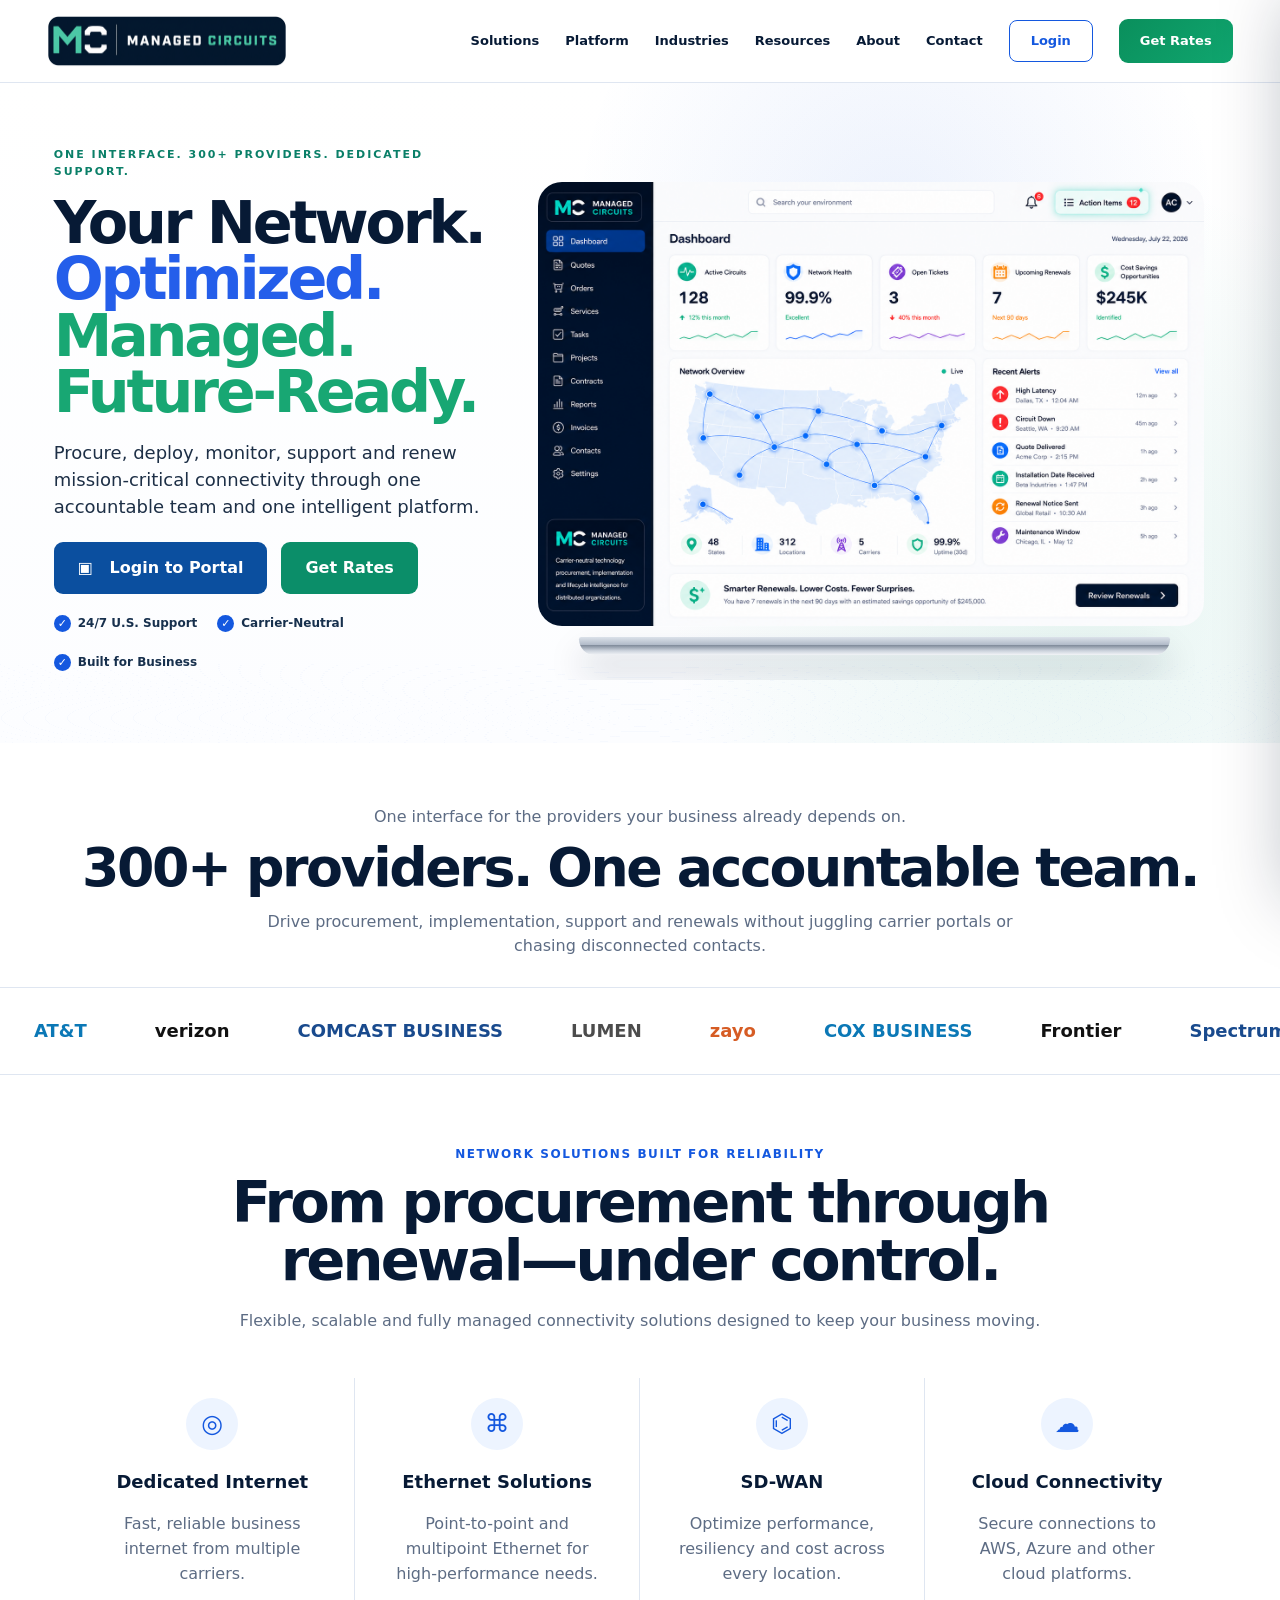
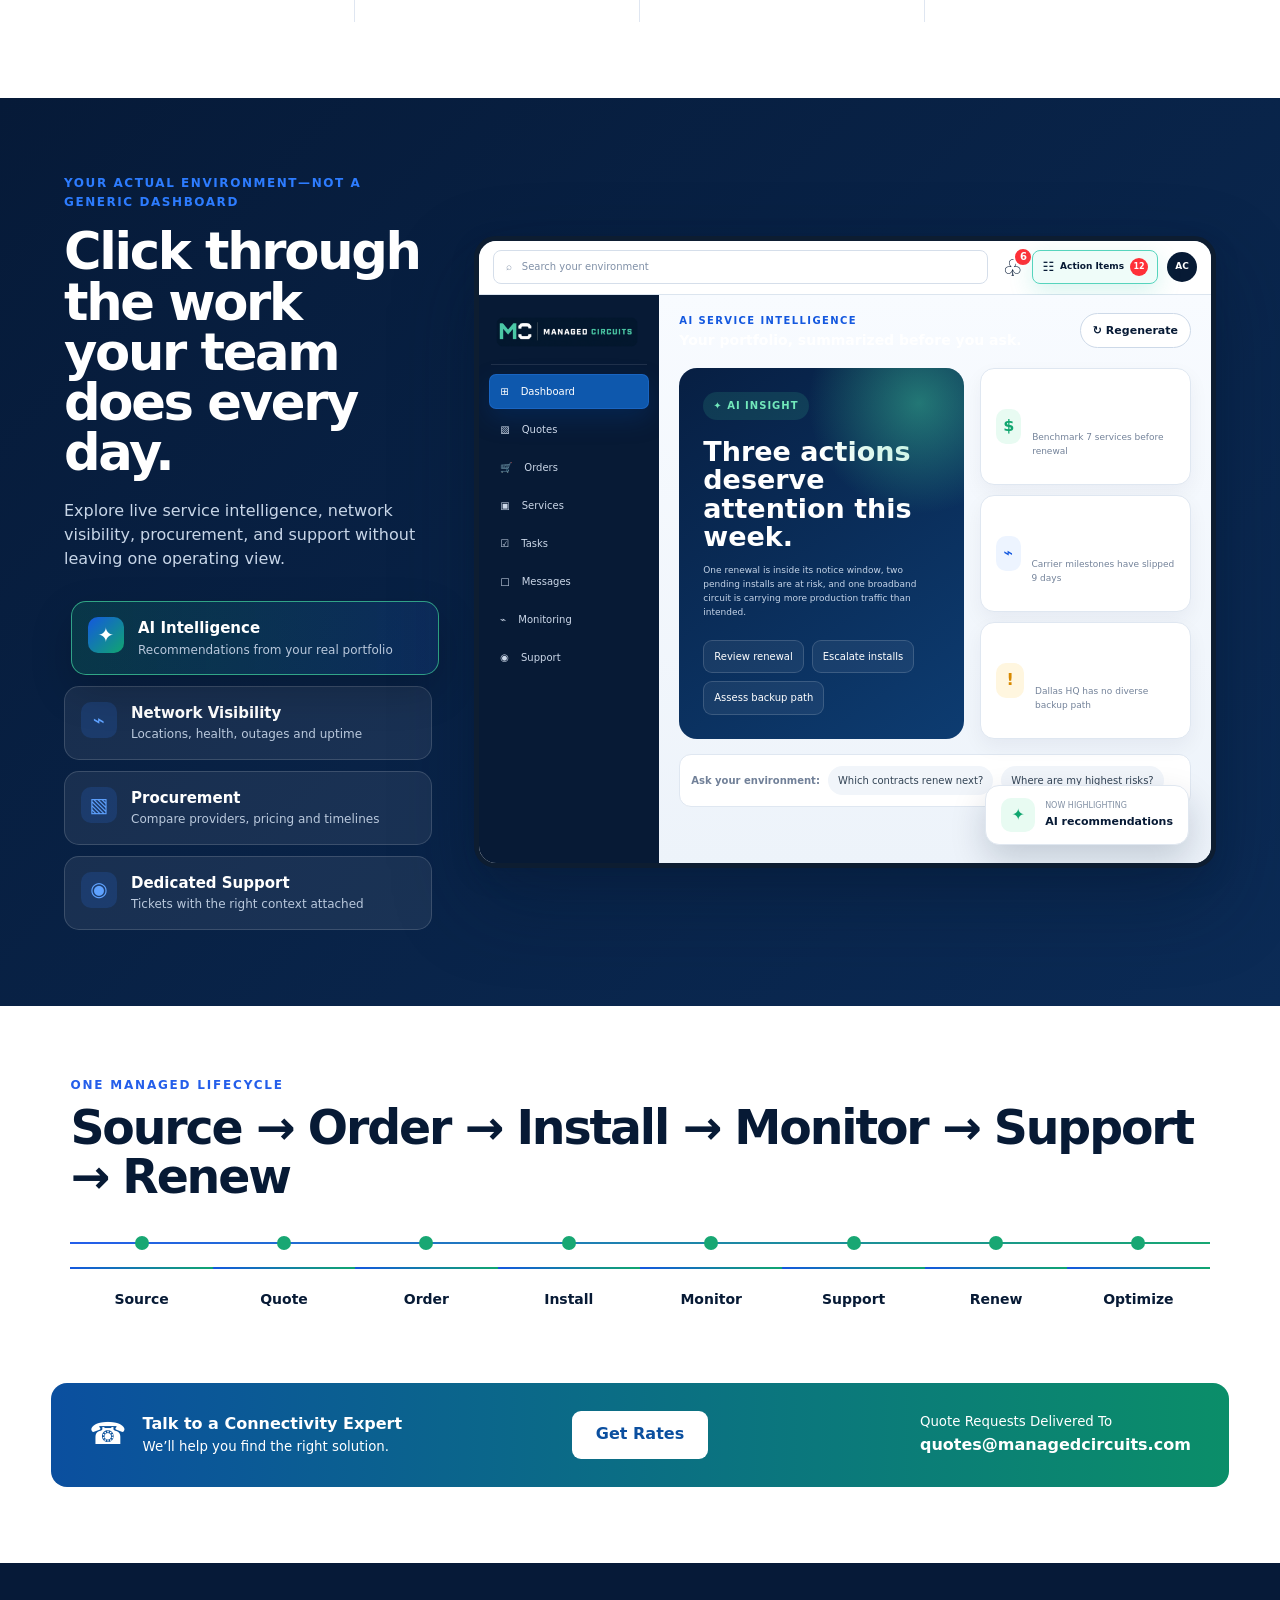
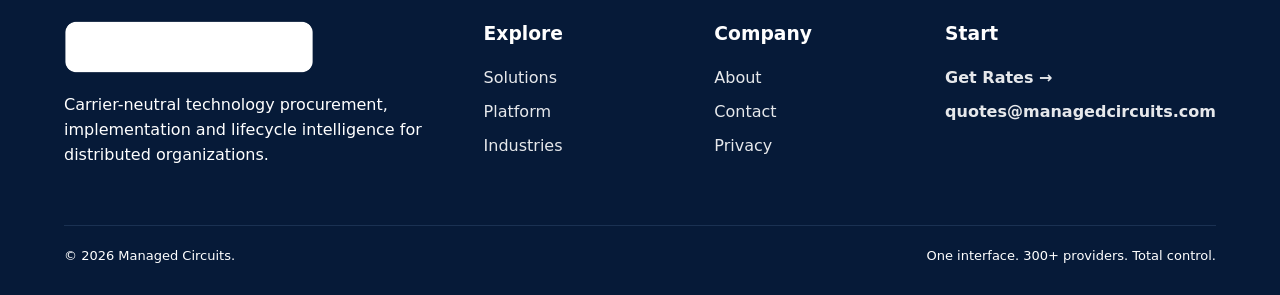
<file: index.html>
<!doctype html><html lang="en"><head><meta charset="utf-8"><meta name="viewport" content="width=device-width,initial-scale=1"><title>Managed Circuits | One Interface for 300+ Technology Providers</title><meta name="description" content="Procure, deploy, monitor, support and renew connectivity through one accountable team and one intelligent client platform."><link rel="canonical" href="https://managedcircuits.com/"><link rel="icon" type="image/png" href="/assets/images/favicon.png"><link rel="stylesheet" href="/assets/css/styles.css"></head><body>
<header class="site-header"><a class="brand" href="/"><img src="/assets/images/logo.png" alt="Managed Circuits"></a><button class="nav-toggle" aria-expanded="false">Menu</button><nav class="nav-links"><a href="/services/">Solutions</a><a href="/platform/">Platform</a><a href="/industries/">Industries</a><a href="/resources/">Resources</a><a href="/about.html">About</a><a href="/contact.html">Contact</a><a class="nav-login" href="https://app.managedcircuits.com/portal/login">Login</a><button class="button button-green button-small js-open-rates" type="button">Get Rates</button></nav></header>
<main>
<section class="hero hero-approved"><div class="hero-copy"><div class="eyebrow">One interface. 300+ providers. Dedicated support.</div><h1>Your Network.<br><span class="blue">Optimized.</span><br><span class="green">Managed. Future-Ready.</span></h1><p>Procure, deploy, monitor, support and renew mission-critical connectivity through one accountable team and one intelligent platform.</p><div class="hero-actions"><a class="button button-blue" href="https://app.managedcircuits.com/portal/login">▣ &nbsp; Login to Portal</a><button class="button button-green js-open-rates" type="button">Get Rates</button></div><div class="proof-strip"><span>24/7 U.S. Support</span><span>Carrier-Neutral</span><span>Built for Business</span></div></div>

<div class="portal-stage">
  <img
    class="portal-showcase-image"
    src="/assets/images/client-portal-view.png"
    alt="Managed Circuits client portal dashboard"
  >
</div>
</section>
<section class="provider-intro"><p>One interface for the providers your business already depends on.</p><h2>300+ providers. One accountable team.</h2><p>Drive procurement, implementation, support and renewals without juggling carrier portals or chasing disconnected contacts.</p></section><div class="provider-marquee"><div class="provider-track"><span>AT&amp;T</span><span>verizon</span><span>COMCAST BUSINESS</span><span>LUMEN</span><span>zayo</span><span>COX BUSINESS</span><span>Frontier</span><span>Spectrum Enterprise</span><span>cogent</span><span>CROWN CASTLE</span><span>Uniti</span><span>MetTel</span><span>Windstream</span><span>Granite</span><span>AT&amp;T</span><span>verizon</span><span>COMCAST BUSINESS</span><span>LUMEN</span><span>zayo</span><span>COX BUSINESS</span><span>Frontier</span><span>Spectrum Enterprise</span><span>cogent</span><span>CROWN CASTLE</span><span>Uniti</span><span>MetTel</span><span>Windstream</span><span>Granite</span></div></div>
<section class="section solution-section"><div class="section-heading centered"><div class="eyebrow">Network solutions built for reliability</div><h2>From procurement through renewal—under control.</h2><p>Flexible, scalable and fully managed connectivity solutions designed to keep your business moving.</p></div><div class="solution-grid"><article><span>◎</span><h3>Dedicated Internet</h3><p>Fast, reliable business internet from multiple carriers.</p></article><article><span>⌘</span><h3>Ethernet Solutions</h3><p>Point-to-point and multipoint Ethernet for high-performance needs.</p></article><article><span>⌬</span><h3>SD-WAN</h3><p>Optimize performance, resiliency and cost across every location.</p></article><article><span>☁</span><h3>Cloud Connectivity</h3><p>Secure connections to AWS, Azure and other cloud platforms.</p></article></div></section>
<section class="section portal-experience" id="portal-experience">
  <div class="portal-experience-copy">
    <div class="eyebrow">Your actual environment—not a generic dashboard</div>
    <h2>Click through the work your team does every day.</h2>
    <p>Explore live service intelligence, network visibility, procurement, and support without leaving one operating view.</p>
    <div class="portal-tabs" role="tablist" aria-label="Portal preview views">
      <button class="portal-tab active" type="button" role="tab" aria-selected="true" data-portal-view="ai"><span>✦</span><b>AI Intelligence</b><small>Recommendations from your real portfolio</small></button>
      <button class="portal-tab" type="button" role="tab" aria-selected="false" data-portal-view="network"><span>⌁</span><b>Network Visibility</b><small>Locations, health, outages and uptime</small></button>
      <button class="portal-tab" type="button" role="tab" aria-selected="false" data-portal-view="procurement"><span>▧</span><b>Procurement</b><small>Compare providers, pricing and timelines</small></button>
      <button class="portal-tab" type="button" role="tab" aria-selected="false" data-portal-view="support"><span>◉</span><b>Dedicated Support</b><small>Tickets with the right context attached</small></button>
    </div>
  </div>
  <div class="interactive-portal" data-interactive-portal data-active-view="ai">
    <div class="interactive-portal-bar">
  <div class="portal-search-mini">⌕&nbsp;&nbsp; Search your environment</div>
  <div class="portal-header-actions">
    <div class="portal-bell">♧<span>6</span></div>
    <button class="portal-action-items" type="button">
      <span class="action-list-icon">☷</span>
      <b>Action Items</b>
      <em>12</em>
    </button>
    <div class="portal-avatar">AC</div>
  </div>
</div>
    <div class="interactive-portal-body">
      <aside class="interactive-sidebar" aria-label="Portal navigation">
        <div class="interactive-sidebar-brand">
          <img src="/assets/images/logo.png" alt="Managed Circuits">
        </div>
        <button class="active" type="button" data-portal-view="ai">⊞ <span>Dashboard</span></button>
        <button type="button" data-portal-view="procurement">▧ <span>Quotes</span></button>
        <button type="button" data-portal-view="procurement">🛒 <span>Orders</span></button>
        <button type="button" data-portal-view="network">▣ <span>Services</span></button>
        <button type="button" data-portal-view="support">☑ <span>Tasks</span></button>
        <button type="button" data-portal-view="support">□ <span>Messages</span></button>
        <button type="button" data-portal-view="network">⌁ <span>Monitoring</span></button>
        <button type="button" data-portal-view="support">◉ <span>Support</span></button>
      </aside>
      <div class="interactive-canvas">
        <section class="portal-view active" data-view-panel="ai">
          <div class="view-head"><div><span class="view-kicker">AI service intelligence</span><h3>Your portfolio, summarized before you ask.</h3></div><button class="regenerate-demo" type="button">↻ Regenerate</button></div>
          <div class="ai-layout">
            <article class="ai-summary-card"><div class="ai-glow"></div><span class="ai-badge">✦ AI insight</span><h4>Three actions deserve attention this week.</h4><p>One renewal is inside its notice window, two pending installs are at risk, and one broadband circuit is carrying more production traffic than intended.</p><div class="ai-actions"><span>Review renewal</span><span>Escalate installs</span><span>Assess backup path</span></div></article>
            <div class="insight-stack"><article><span class="insight-icon green">$</span><div><b>Save an estimated $1,840/mo</b><small>Benchmark 7 services before renewal</small></div></article><article><span class="insight-icon blue">⌁</span><div><b>2 installations need escalation</b><small>Carrier milestones have slipped 9 days</small></div></article><article><span class="insight-icon amber">!</span><div><b>1 resiliency gap identified</b><small>Dallas HQ has no diverse backup path</small></div></article></div>
          </div>
          <div class="ai-query-row"><span>Ask your environment:</span><button type="button">Which contracts renew next?</button><button type="button">Where are my highest risks?</button></div>
        </section>
        <section class="portal-view" data-view-panel="network">
          <div class="view-head"><div><span class="view-kicker">Network visibility</span><h3>Every location and service, alive on one map.</h3></div><span class="status-pill">99.97% portfolio uptime</span></div>
          <div class="network-demo-grid">
            <div class="network-map-demo"><svg viewBox="0 0 700 360" preserveAspectRatio="none" aria-hidden="true"><path d="M85 210 C180 115 245 260 335 160 S500 100 615 205"/><path d="M125 120 C230 220 330 80 430 205 S560 290 635 150"/><path d="M180 285 C270 230 345 315 470 235"/></svg><i style="left:11%;top:58%"></i><i style="left:18%;top:29%"></i><i style="left:34%;top:65%"></i><i style="left:49%;top:38%"></i><i style="left:62%;top:59%"></i><i style="left:79%;top:28%"></i><i class="warning" style="left:87%;top:59%"></i><span class="map-label label-one">Chicago · Healthy</span><span class="map-label label-two">Dallas · High latency</span></div>
            <div class="network-side-list"><article><span class="dot green-dot"></span><div><b>350 E Cermak Rd</b><small>Zayo DIA · 99.99% uptime</small></div><em>Healthy</em></article><article><span class="dot green-dot"></span><div><b>655 N Franklin St</b><small>AT&amp;T DIA · 99.97% uptime</small></div><em>Healthy</em></article><article class="alert-row"><span class="dot amber-dot"></span><div><b>123 Main St</b><small>Spectrum · packet loss detected</small></div><em>Investigate</em></article><article><span class="dot blue-dot"></span><div><b>900 N Alameda St</b><small>Comcast Business · install pending</small></div><em>Pending</em></article></div>
          </div>
        </section>
        <section class="portal-view" data-view-panel="procurement">
          <div class="view-head"><div><span class="view-kicker">Procurement control</span><h3>Compare the market without rebuilding the spreadsheet.</h3></div><span class="status-pill">12 provider responses</span></div>
          <div class="quote-table-demo"><div class="quote-table-head"><span>Provider</span><span>Service</span><span>Monthly</span><span>Install</span><span>Score</span></div><article class="recommended"><span><b>AT&amp;T</b><small>Dedicated Internet</small></span><span>1 Gbps</span><span><b>$1,245</b><small>$0 NRC</small></span><span>45–60 days</span><span><b>94</b><small>Recommended</small></span></article><article><span><b>Zayo</b><small>Dedicated Internet</small></span><span>1 Gbps</span><span><b>$1,190</b><small>$1,500 NRC</small></span><span>60–90 days</span><span><b>88</b><small>Best price</small></span></article><article><span><b>Comcast</b><small>Dedicated Internet</small></span><span>1 Gbps</span><span><b>$1,330</b><small>$500 NRC</small></span><span>30–45 days</span><span><b>91</b><small>Fastest install</small></span></article></div>
          <div class="procurement-insight"><span>✦</span><div><b>AI recommendation</b><p>AT&amp;T offers the strongest total value after weighting install risk, term flexibility, SLA and total cost.</p></div><button type="button">Compare details</button></div>
        </section>
        <section class="portal-view" data-view-panel="support">
          <div class="view-head"><div><span class="view-kicker">Dedicated support</span><h3>Every ticket begins with the right service context.</h3></div><button class="new-ticket-demo" type="button">+ New ticket</button></div>
          <div class="support-layout"><div class="ticket-card-demo"><div class="ticket-title"><span class="severity-dot"></span><div><b>High latency — Dallas HQ</b><small>Ticket MC-2048 · Opened 9:18 AM</small></div><span class="ticket-status">In progress</span></div><div class="ticket-context"><span><small>Provider</small><b>AT&amp;T</b></span><span><small>Circuit ID</small><b>ATT-DIA-88341</b></span><span><small>Service</small><b>1 Gbps DIA</b></span><span><small>SLA</small><b>4-hour repair</b></span></div><div class="ticket-timeline"><article class="done"><i></i><div><b>Automated monitoring alert received</b><small>9:18 AM</small></div></article><article class="done"><i></i><div><b>Carrier ticket created with service details attached</b><small>9:21 AM</small></div></article><article class="active"><i></i><div><b>Escalation desk testing provider edge</b><small>9:42 AM</small></div></article><article><i></i><div><b>Client update scheduled</b><small>10:15 AM</small></div></article></div></div><aside class="support-contact-card"><span>Dedicated support owner</span><div class="avatar-demo">MC</div><b>Managed Circuits NOC</b><small>U.S.-based support · 24/7</small><button type="button">Message support</button></aside></div>
        </section>
      </div>
    </div>
    <div class="portal-focus-card"><span>✦</span><div><small>Now highlighting</small><b data-focus-label>AI recommendations</b></div></div>
  </div>
</section>
<section class="section lifecycle"><div><div class="eyebrow">One managed lifecycle</div><h2>Source → Order → Install → Monitor → Support → Renew</h2></div><div class="lifecycle-line"><span>Source</span><span>Quote</span><span>Order</span><span>Install</span><span>Monitor</span><span>Support</span><span>Renew</span><span>Optimize</span></div></section>
<section class="cta-bar"><div><span>☎</span><div><b>Talk to a Connectivity Expert</b><small>We’ll help you find the right solution.</small></div></div><button class="button button-light js-open-rates">Get Rates</button><div><small>Quote Requests Delivered To</small><b>quotes@managedcircuits.com</b></div></section>
</main>
<div class="rates-overlay" data-rates-overlay hidden></div><aside class="rates-drawer" data-rates-drawer aria-hidden="true" aria-label="Get Rates"><button class="rates-close" type="button" aria-label="Close quote form">×</button><div class="rates-head"><span>Managed Circuits</span><h2>Get Rates</h2><p>Tell us what you need. We’ll build the right solution.</p></div><div class="rates-progress"><button class="active" type="button" data-progress="1"><b>1</b><small>Location</small></button><button type="button" data-progress="2"><b>2</b><small>Service</small></button><button type="button" data-progress="3"><b>3</b><small>Requirements</small></button><button type="button" data-progress="4"><b>4</b><small>Contact</small></button><button type="button" data-progress="5"><b>5</b><small>Review</small></button></div><form id="quote-form" action="https://formsubmit.co/ajax/quotes@managedcircuits.com" method="POST"><input type="hidden" name="_subject" value="New Managed Circuits Quote Request"><input type="hidden" name="_template" value="table"><input type="hidden" name="_captcha" value="false">
<section class="rate-step active" data-step="1"><span class="step-kicker">Step 1 of 5</span><h3>Where is service needed?</h3><div class="field-grid"><label class="wide">Service address<input name="Service Address" placeholder="Street address, city, state and ZIP" required></label><label>Location name<input name="Location Name" placeholder="HQ, Store 12, Warehouse"></label><label>Location type<select name="Location Type"><option>Business office</option><option>Retail</option><option>Warehouse</option><option>Healthcare</option><option>Data center</option><option>New construction</option><option>Other</option></select></label><label>Number of locations<select name="Number of Locations"><option>1</option><option>2–5</option><option>6–20</option><option>21–100</option><option>100+</option></select></label></div></section>
<section class="rate-step" data-step="2"><span class="step-kicker">Step 2 of 5</span><h3>What type of service do you need?</h3><div class="choice-grid service-choices"><label><input type="radio" name="Service Type" value="Dedicated Internet" required><span>◎<b>Dedicated Internet</b><small>Business-class fiber and DIA</small></span></label><label><input type="radio" name="Service Type" value="Broadband"><span>◉<b>Broadband</b><small>Cable, fiber or fixed wireless</small></span></label><label><input type="radio" name="Service Type" value="Ethernet"><span>⌘<b>Ethernet</b><small>Point-to-point or multipoint</small></span></label><label><input type="radio" name="Service Type" value="SD-WAN"><span>⌬<b>SD-WAN / SASE</b><small>Managed network transformation</small></span></label><label><input type="radio" name="Service Type" value="Voice / UCaaS"><span>☎<b>Voice / UCaaS</b><small>Cloud voice and collaboration</small></span></label><label><input type="radio" name="Service Type" value="Other"><span>•••<b>Other</b><small>Cloud, colocation, security or more</small></span></label></div></section>
<section class="rate-step" data-step="3"><span class="step-kicker">Step 3 of 5</span><h3>Configure your requirements</h3><label>Preferred bandwidth<div class="choice-grid bandwidth"><label><input type="radio" name="Bandwidth" value="100 Mbps" required><span>100 Mbps</span></label><label><input type="radio" name="Bandwidth" value="500 Mbps"><span>500 Mbps</span></label><label><input type="radio" name="Bandwidth" value="1 Gbps"><span>1 Gbps</span></label><label><input type="radio" name="Bandwidth" value="10 Gbps"><span>10 Gbps</span></label><label><input type="radio" name="Bandwidth" value="Unsure"><span>Help me choose</span></label></div></label><div class="field-grid"><label>Desired install date<input type="date" name="Desired Install Date"></label><label>Preferred contract term<select name="Contract Term"><option>Flexible / unsure</option><option>12 months</option><option>24 months</option><option>36 months</option><option>60 months</option></select></label><label class="wide">Special requirements<textarea name="Special Requirements" rows="4" placeholder="Backup circuit, static IPs, construction timing, provider preferences, SLA requirements..."></textarea></label></div></section>
<section class="rate-step" data-step="4"><span class="step-kicker">Step 4 of 5</span><h3>How can we reach you?</h3><div class="field-grid"><label>First name<input name="First Name" required></label><label>Last name<input name="Last Name" required></label><label>Business email<input type="email" name="Email" required></label><label>Phone<input type="tel" name="Phone" required></label><label>Company<input name="Company" required></label><label>Website<input name="Website" placeholder="company.com"></label></div></section>
<section class="rate-step" data-step="5"><span class="step-kicker">Step 5 of 5</span><h3>Review your request</h3><div class="review-card" data-review></div><label class="consent"><input type="checkbox" required> <span>I confirm this information is accurate and may be used to prepare my quote.</span></label></section>
<section class="rates-success" data-success hidden><div class="success-check">✓</div><h3>Request received.</h3><p>Your request has been routed to <strong>quotes@managedcircuits.com</strong>. Our team will follow up shortly.</p></section><div class="rates-actions"><button class="button button-ghost rates-back" type="button">Back</button><button class="button button-green rates-next" type="button">Next →</button><button class="button button-green rates-submit" type="submit" hidden>Submit Request</button></div><p class="form-note">Your information is used only to prepare and respond to this request.</p></form></aside>
<footer class="site-footer"><div><img class="footer-logo" src="/assets/images/logo.png" alt="Managed Circuits"><p>Carrier-neutral technology procurement, implementation and lifecycle intelligence for distributed organizations.</p></div><div><h3>Explore</h3><a href="/services/">Solutions</a><a href="/platform/">Platform</a><a href="/industries/">Industries</a></div><div><h3>Company</h3><a href="/about.html">About</a><a href="/contact.html">Contact</a><a href="/privacy.html">Privacy</a></div><div><h3>Start</h3><button class="text-link js-open-rates">Get Rates →</button><a class="text-link" href="mailto:quotes@managedcircuits.com">quotes@managedcircuits.com</a></div><div class="footer-bottom"><span>© 2026 Managed Circuits.</span><span>One interface. 300+ providers. Total control.</span></div>
</footer><script src="/assets/js/site.js" defer></script></body></html>
</file>
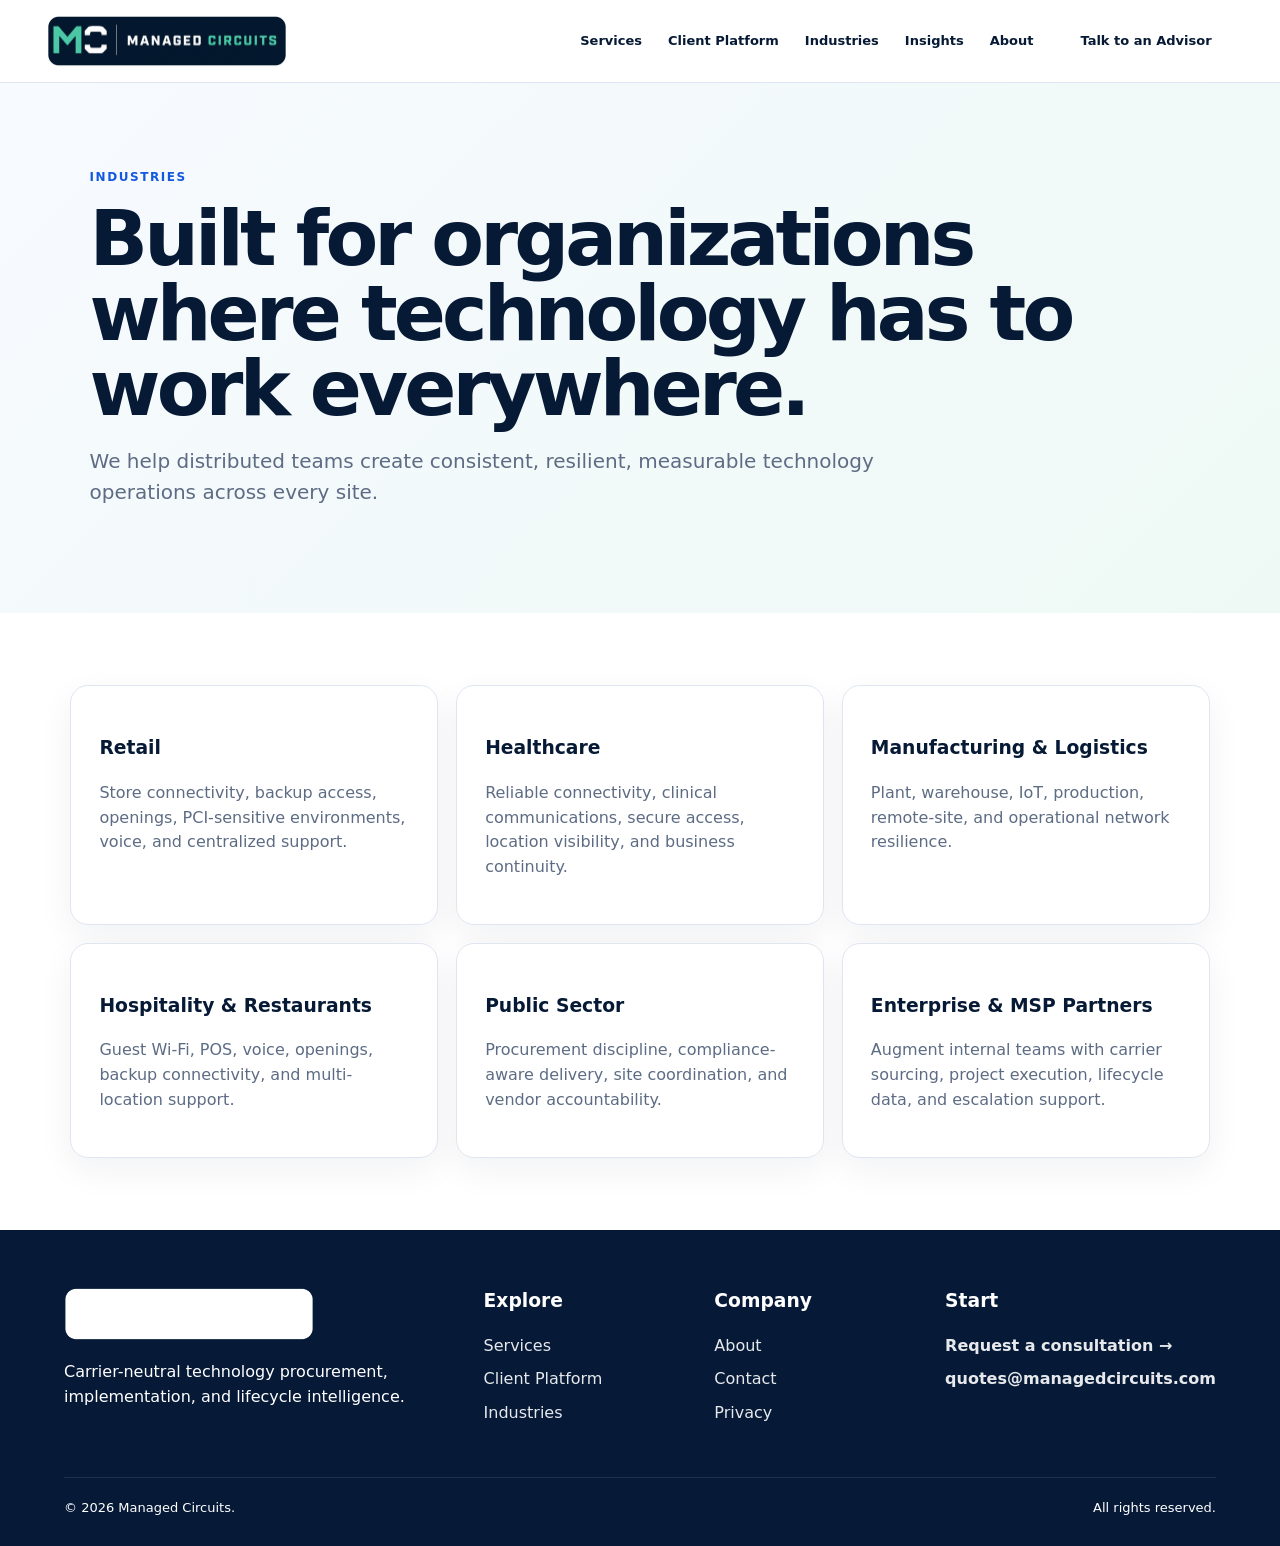
<file: industries/index.html>
<!doctype html><html lang="en"><head><meta charset="utf-8"><meta name="viewport" content="width=device-width,initial-scale=1"><title>Industries | Managed Circuits</title><meta name="description" content="Technology lifecycle management for retail, healthcare, hospitality, manufacturing, public sector, and distributed enterprises."><link rel="icon" type="image/png" href="/assets/images/favicon.png"><link rel="stylesheet" href="/assets/css/styles.css"></head><body><header class="site-header"><a class="brand" href="/"><img src="/assets/images/logo.png" alt="Managed Circuits"></a><button class="nav-toggle" aria-expanded="false">Menu</button><nav class="nav-links"><a href="/services/">Services</a><a href="/platform/">Client Platform</a><a href="/industries/">Industries</a><a href="/resources/">Insights</a><a href="/about.html">About</a><a class="button button-small" href="/contact.html">Talk to an Advisor</a></nav></header><main><section class="page-hero"><div class="eyebrow">Industries</div><h1>Built for organizations where technology has to work everywhere.</h1><p>We help distributed teams create consistent, resilient, measurable technology operations across every site.</p></section><section class="section cards three"><article class="card"><h3>Retail</h3><p>Store connectivity, backup access, openings, PCI-sensitive environments, voice, and centralized support.</p></article><article class="card"><h3>Healthcare</h3><p>Reliable connectivity, clinical communications, secure access, location visibility, and business continuity.</p></article><article class="card"><h3>Manufacturing & Logistics</h3><p>Plant, warehouse, IoT, production, remote-site, and operational network resilience.</p></article><article class="card"><h3>Hospitality & Restaurants</h3><p>Guest Wi-Fi, POS, voice, openings, backup connectivity, and multi-location support.</p></article><article class="card"><h3>Public Sector</h3><p>Procurement discipline, compliance-aware delivery, site coordination, and vendor accountability.</p></article><article class="card"><h3>Enterprise & MSP Partners</h3><p>Augment internal teams with carrier sourcing, project execution, lifecycle data, and escalation support.</p></article></section></main><footer class="site-footer"><div><img class="footer-logo" src="/assets/images/logo.png" alt="Managed Circuits"><p>Carrier-neutral technology procurement, implementation, and lifecycle intelligence.</p></div><div><h3>Explore</h3><a href="/services/">Services</a><a href="/platform/">Client Platform</a><a href="/industries/">Industries</a></div><div><h3>Company</h3><a href="/about.html">About</a><a href="/contact.html">Contact</a><a href="/privacy.html">Privacy</a></div><div><h3>Start</h3><a class="text-link" href="/contact.html">Request a consultation →</a><a class="text-link" href="mailto:quotes@managedcircuits.com">quotes@managedcircuits.com</a></div><div class="footer-bottom"><span>© 2026 Managed Circuits.</span><span>All rights reserved.</span></div>
</footer><script src="/assets/js/site.js" defer></script></body></html>
</file>
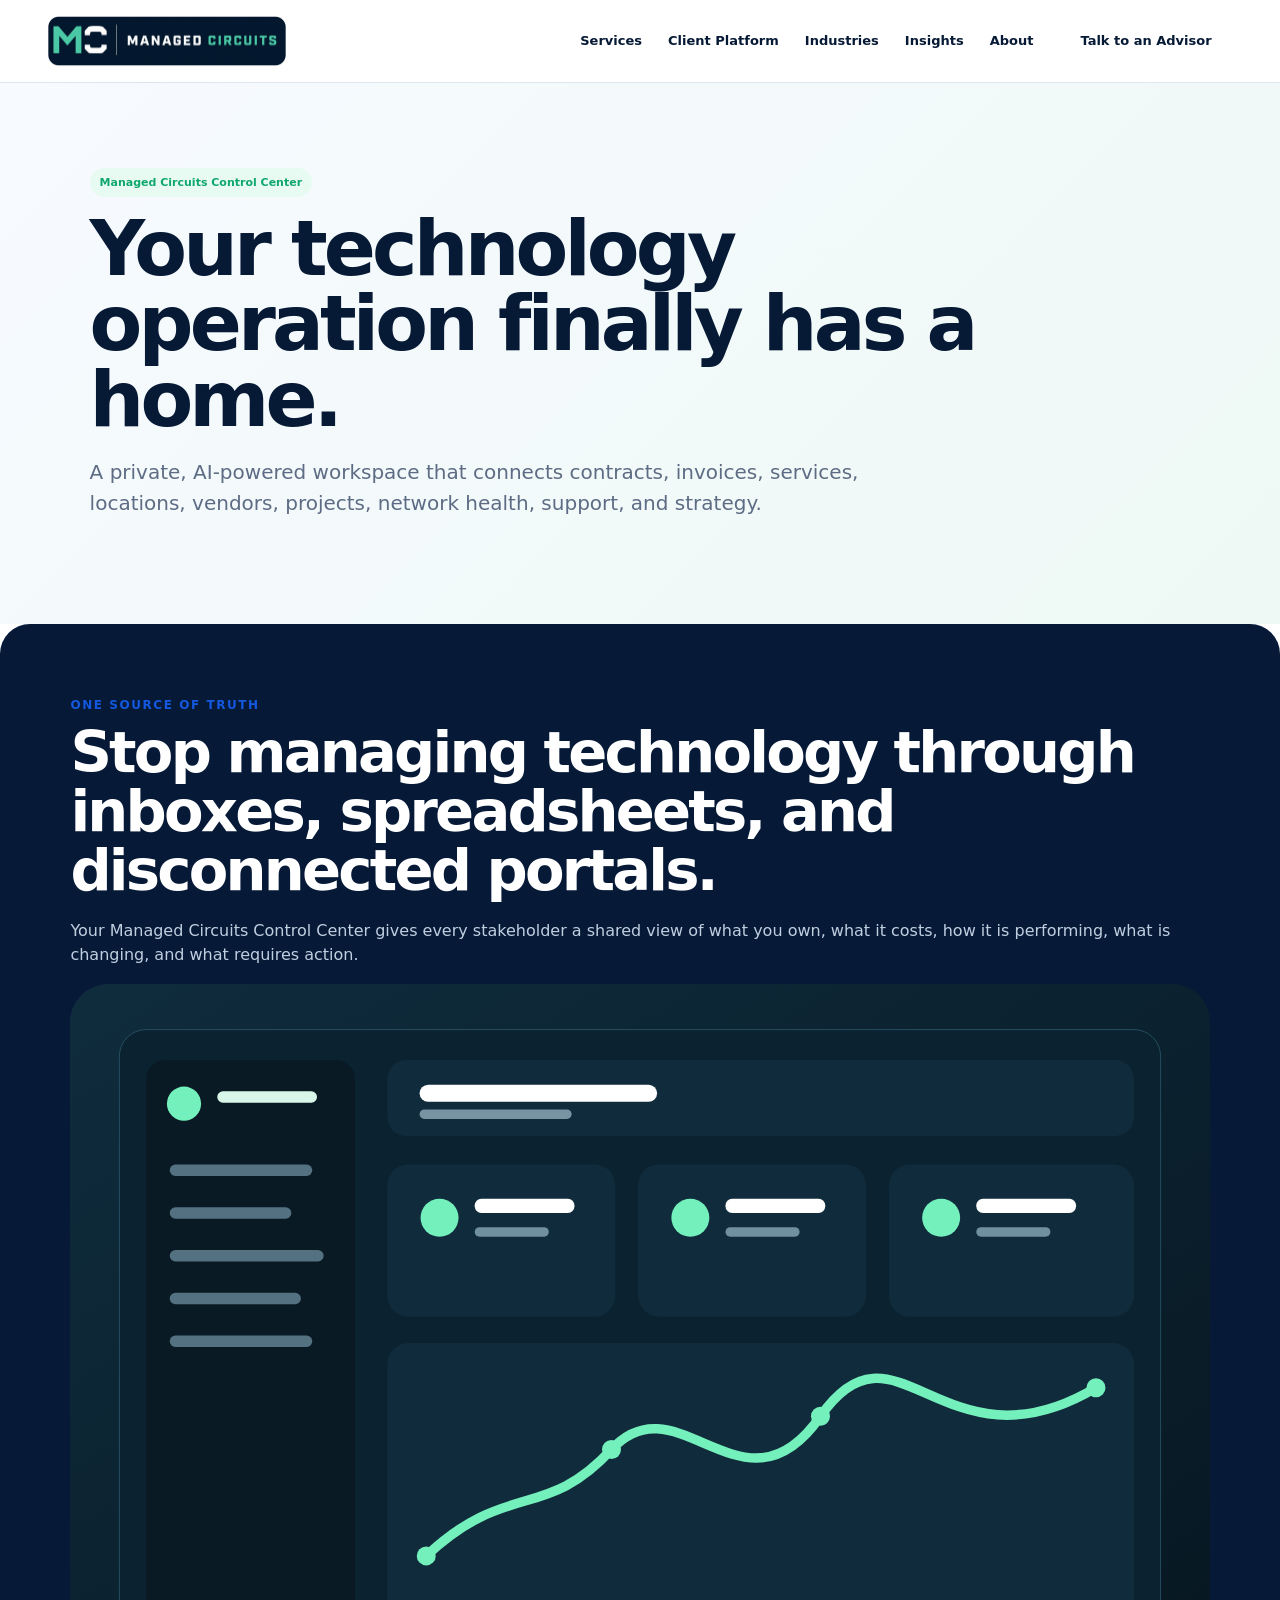
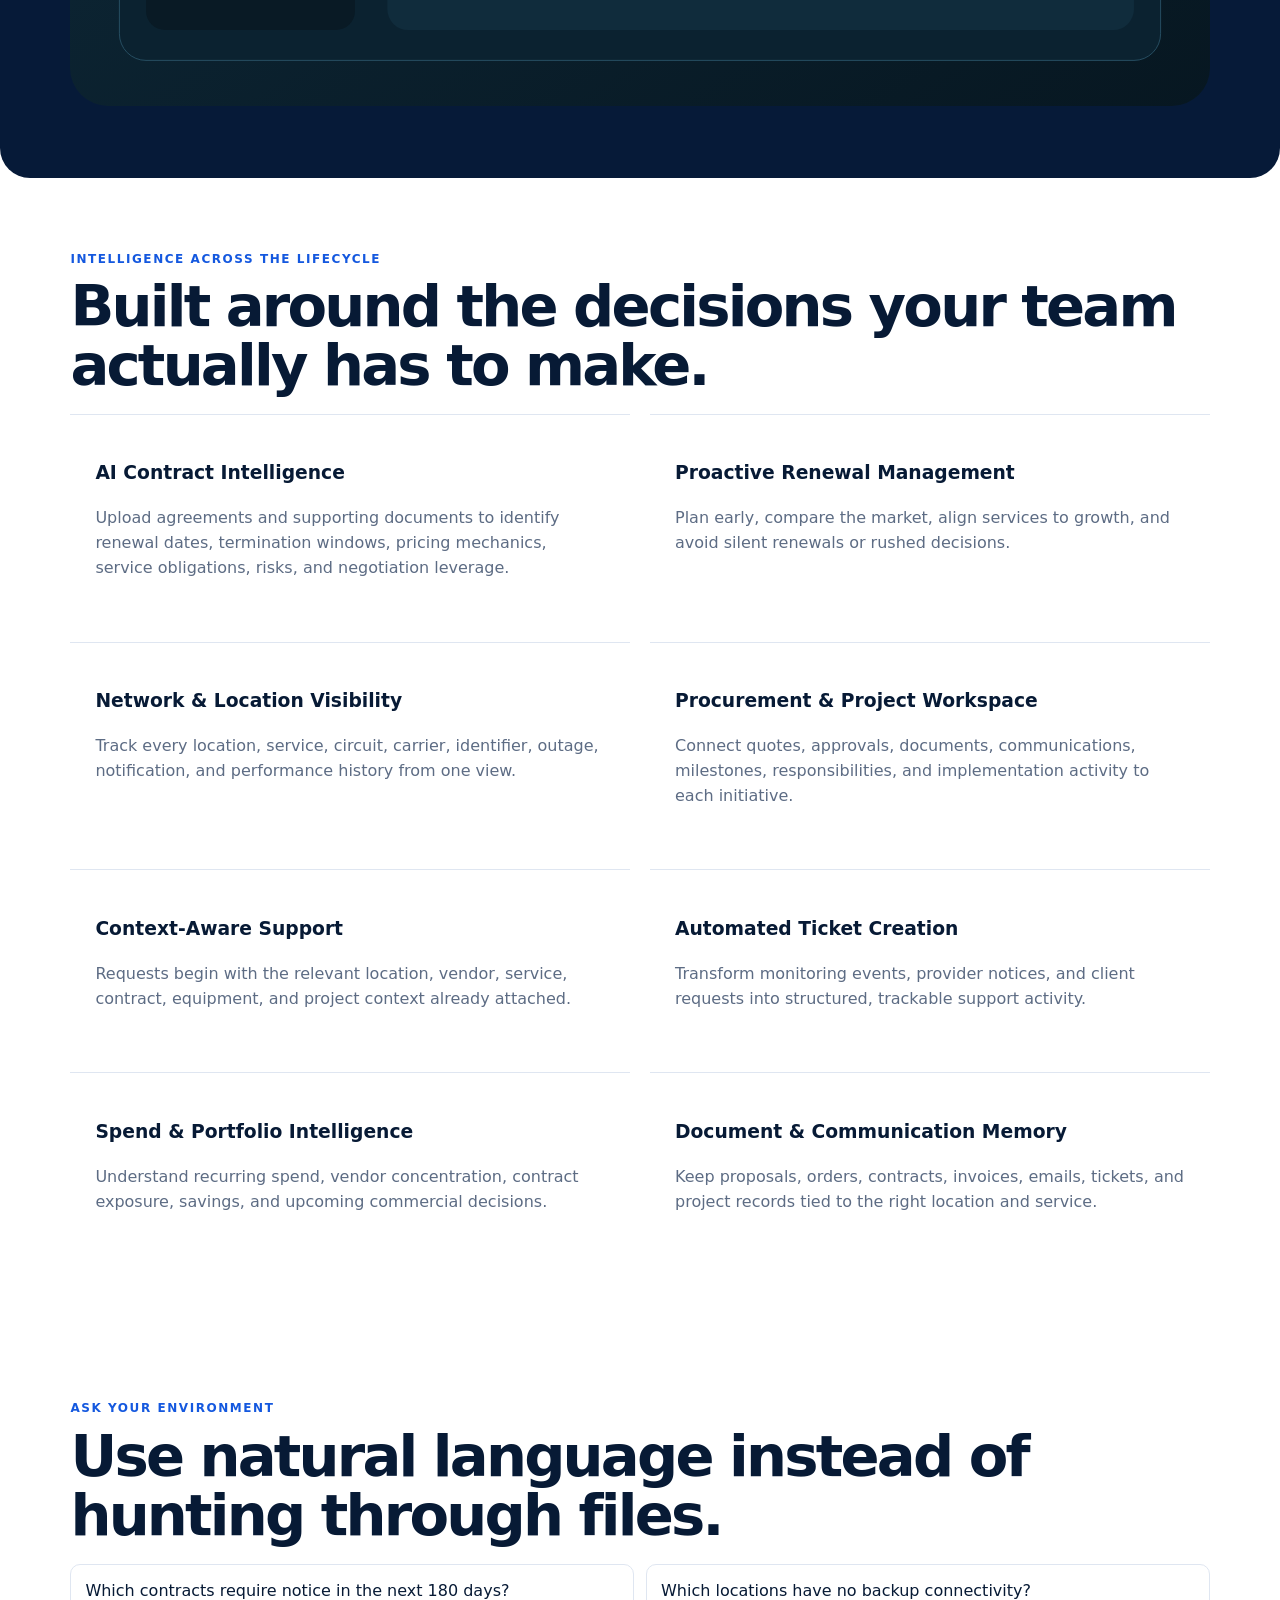
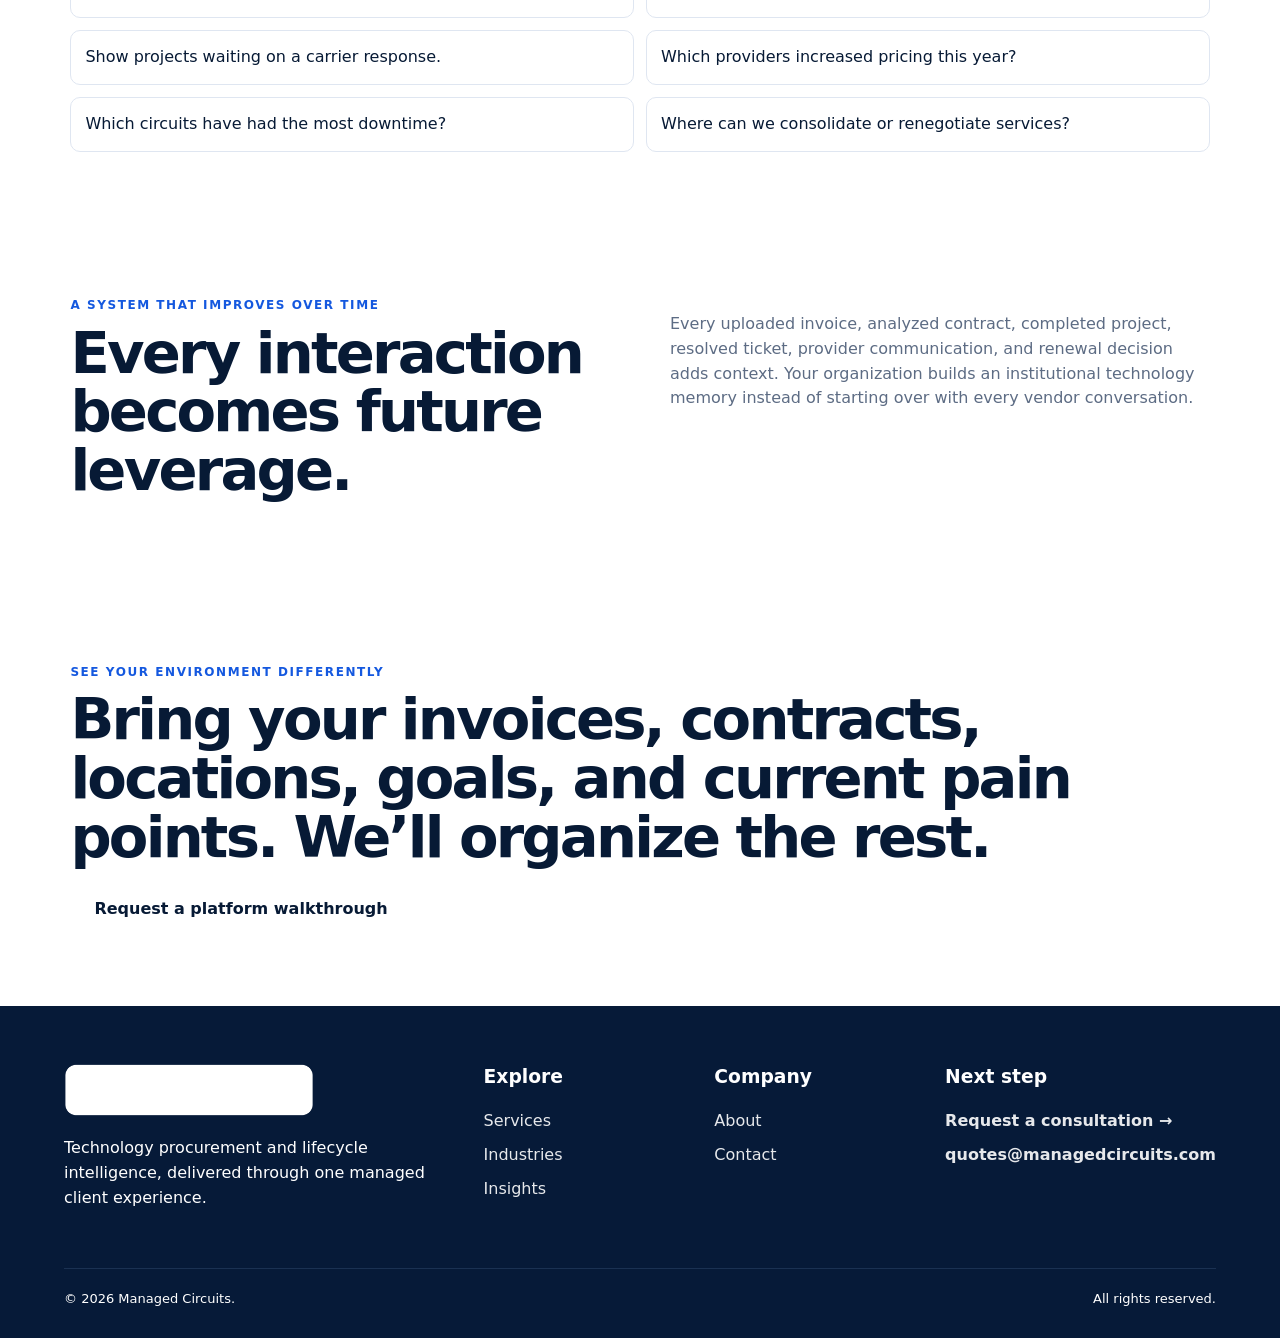
<file: platform/index.html>
<!doctype html><html lang="en"><head><meta charset="utf-8"><meta name="viewport" content="width=device-width,initial-scale=1"><title>Managed Circuits Control Center | AI-Powered Technology Lifecycle Management</title><meta name="description" content="A private client portal for contracts, renewals, network health, procurement, projects, support, spend, and technology intelligence."><link rel="icon" type="image/png" href="/assets/images/favicon.png"><link rel="stylesheet" href="/assets/css/styles.css"></head><body><header class="site-header"><a class="brand" href="/"><img src="/assets/images/logo.png" alt="Managed Circuits"></a><button class="nav-toggle" aria-expanded="false">Menu</button><nav class="nav-links"><a href="/services/">Services</a><a href="/platform/">Client Platform</a><a href="/industries/">Industries</a><a href="/resources/">Insights</a><a href="/about.html">About</a><a class="button button-small" href="/contact.html">Talk to an Advisor</a></nav></header><main><section class="page-hero"><span class="pill">Managed Circuits Control Center</span><h1>Your technology operation finally has a home.</h1><p>A private, AI-powered workspace that connects contracts, invoices, services, locations, vendors, projects, network health, support, and strategy.</p></section><section class="section dark-panel"><div><div class="eyebrow">One source of truth</div><h2>Stop managing technology through inboxes, spreadsheets, and disconnected portals.</h2><p>Your Managed Circuits Control Center gives every stakeholder a shared view of what you own, what it costs, how it is performing, what is changing, and what requires action.</p></div><img src="/assets/images/portal.svg" alt="Control Center dashboard"></section><section class="section"><div class="section-heading"><div><div class="eyebrow">Intelligence across the lifecycle</div><h2>Built around the decisions your team actually has to make.</h2></div></div><div class="feature-list"><article class="feature"><h3>AI Contract Intelligence</h3><p>Upload agreements and supporting documents to identify renewal dates, termination windows, pricing mechanics, service obligations, risks, and negotiation leverage.</p></article><article class="feature"><h3>Proactive Renewal Management</h3><p>Plan early, compare the market, align services to growth, and avoid silent renewals or rushed decisions.</p></article><article class="feature"><h3>Network & Location Visibility</h3><p>Track every location, service, circuit, carrier, identifier, outage, notification, and performance history from one view.</p></article><article class="feature"><h3>Procurement & Project Workspace</h3><p>Connect quotes, approvals, documents, communications, milestones, responsibilities, and implementation activity to each initiative.</p></article><article class="feature"><h3>Context-Aware Support</h3><p>Requests begin with the relevant location, vendor, service, contract, equipment, and project context already attached.</p></article><article class="feature"><h3>Automated Ticket Creation</h3><p>Transform monitoring events, provider notices, and client requests into structured, trackable support activity.</p></article><article class="feature"><h3>Spend & Portfolio Intelligence</h3><p>Understand recurring spend, vendor concentration, contract exposure, savings, and upcoming commercial decisions.</p></article><article class="feature"><h3>Document & Communication Memory</h3><p>Keep proposals, orders, contracts, invoices, emails, tickets, and project records tied to the right location and service.</p></article></div></section><section class="section"><div class="eyebrow">Ask your environment</div><h2>Use natural language instead of hunting through files.</h2><div class="prompt-list"><div class="prompt">Which contracts require notice in the next 180 days?</div><div class="prompt">Which locations have no backup connectivity?</div><div class="prompt">Show projects waiting on a carrier response.</div><div class="prompt">Which providers increased pricing this year?</div><div class="prompt">Which circuits have had the most downtime?</div><div class="prompt">Where can we consolidate or renegotiate services?</div></div></section><section class="section split"><div><div class="eyebrow">A system that improves over time</div><h2>Every interaction becomes future leverage.</h2></div><div><p class="lead">Every uploaded invoice, analyzed contract, completed project, resolved ticket, provider communication, and renewal decision adds context. Your organization builds an institutional technology memory instead of starting over with every vendor conversation.</p></div></section><section class="section cta"><div><div class="eyebrow">See your environment differently</div><h2>Bring your invoices, contracts, locations, goals, and current pain points. We’ll organize the rest.</h2></div><a class="button" href="/contact.html">Request a platform walkthrough</a></section></main><footer class="site-footer"><div><img class="footer-logo" src="/assets/images/logo.png" alt="Managed Circuits"><p>Technology procurement and lifecycle intelligence, delivered through one managed client experience.</p></div><div><h3>Explore</h3><a href="/services/">Services</a><a href="/industries/">Industries</a><a href="/resources/">Insights</a></div><div><h3>Company</h3><a href="/about.html">About</a><a href="/contact.html">Contact</a></div><div><h3>Next step</h3><a class="text-link" href="/contact.html">Request a consultation →</a><a class="text-link" href="mailto:quotes@managedcircuits.com">quotes@managedcircuits.com</a></div><div class="footer-bottom"><span>© 2026 Managed Circuits.</span><span>All rights reserved.</span></div>
</footer><script src="/assets/js/site.js" defer></script></body></html>
</file>
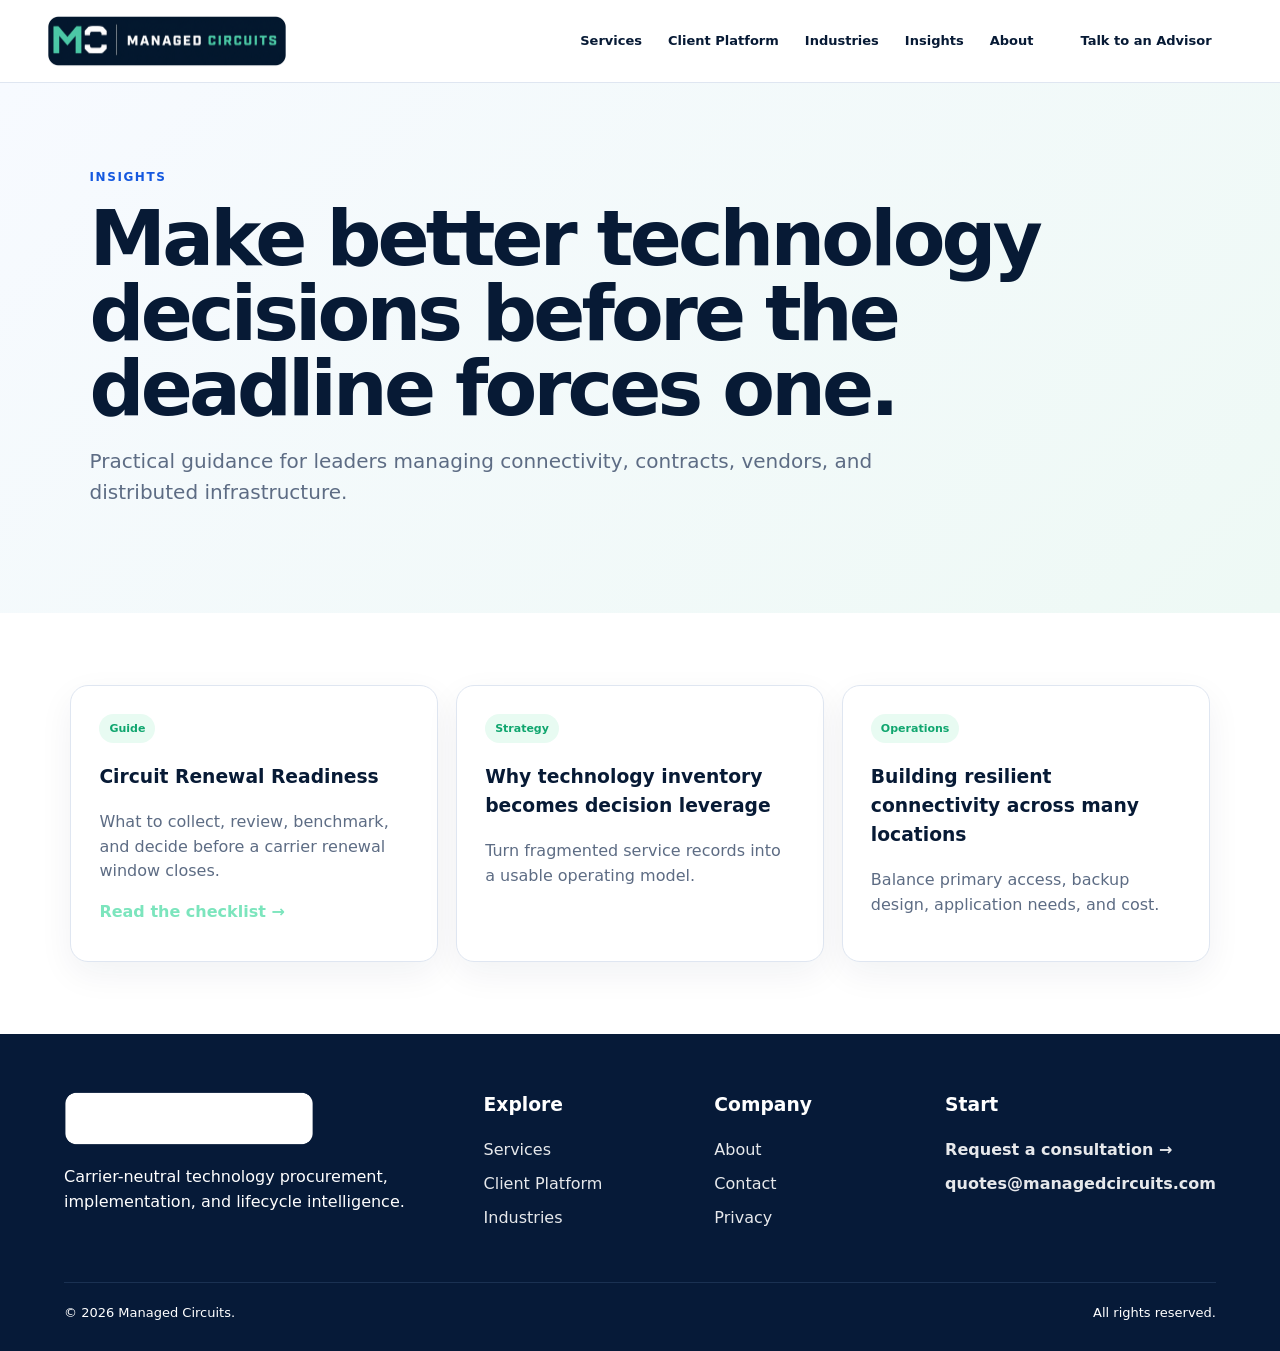
<file: resources/index.html>
<!doctype html><html lang="en"><head><meta charset="utf-8"><meta name="viewport" content="width=device-width,initial-scale=1"><title>Technology & Connectivity Insights | Managed Circuits</title><meta name="description" content="Practical guidance on carrier contracts, renewals, procurement, network resiliency, and technology operations."><link rel="icon" type="image/png" href="/assets/images/favicon.png"><link rel="stylesheet" href="/assets/css/styles.css"></head><body><header class="site-header"><a class="brand" href="/"><img src="/assets/images/logo.png" alt="Managed Circuits"></a><button class="nav-toggle" aria-expanded="false">Menu</button><nav class="nav-links"><a href="/services/">Services</a><a href="/platform/">Client Platform</a><a href="/industries/">Industries</a><a href="/resources/">Insights</a><a href="/about.html">About</a><a class="button button-small" href="/contact.html">Talk to an Advisor</a></nav></header><main><section class="page-hero"><div class="eyebrow">Insights</div><h1>Make better technology decisions before the deadline forces one.</h1><p>Practical guidance for leaders managing connectivity, contracts, vendors, and distributed infrastructure.</p></section><section class="section cards three"><article class="card"><span class="pill">Guide</span><h3>Circuit Renewal Readiness</h3><p>What to collect, review, benchmark, and decide before a carrier renewal window closes.</p><a class="text-link" href="/resources/circuit-renewal-checklist.html">Read the checklist →</a></article><article class="card"><span class="pill">Strategy</span><h3>Why technology inventory becomes decision leverage</h3><p>Turn fragmented service records into a usable operating model.</p></article><article class="card"><span class="pill">Operations</span><h3>Building resilient connectivity across many locations</h3><p>Balance primary access, backup design, application needs, and cost.</p></article></section></main><footer class="site-footer"><div><img class="footer-logo" src="/assets/images/logo.png" alt="Managed Circuits"><p>Carrier-neutral technology procurement, implementation, and lifecycle intelligence.</p></div><div><h3>Explore</h3><a href="/services/">Services</a><a href="/platform/">Client Platform</a><a href="/industries/">Industries</a></div><div><h3>Company</h3><a href="/about.html">About</a><a href="/contact.html">Contact</a><a href="/privacy.html">Privacy</a></div><div><h3>Start</h3><a class="text-link" href="/contact.html">Request a consultation →</a><a class="text-link" href="mailto:quotes@managedcircuits.com">quotes@managedcircuits.com</a></div><div class="footer-bottom"><span>© 2026 Managed Circuits.</span><span>All rights reserved.</span></div>
</footer><script src="/assets/js/site.js" defer></script></body></html>
</file>
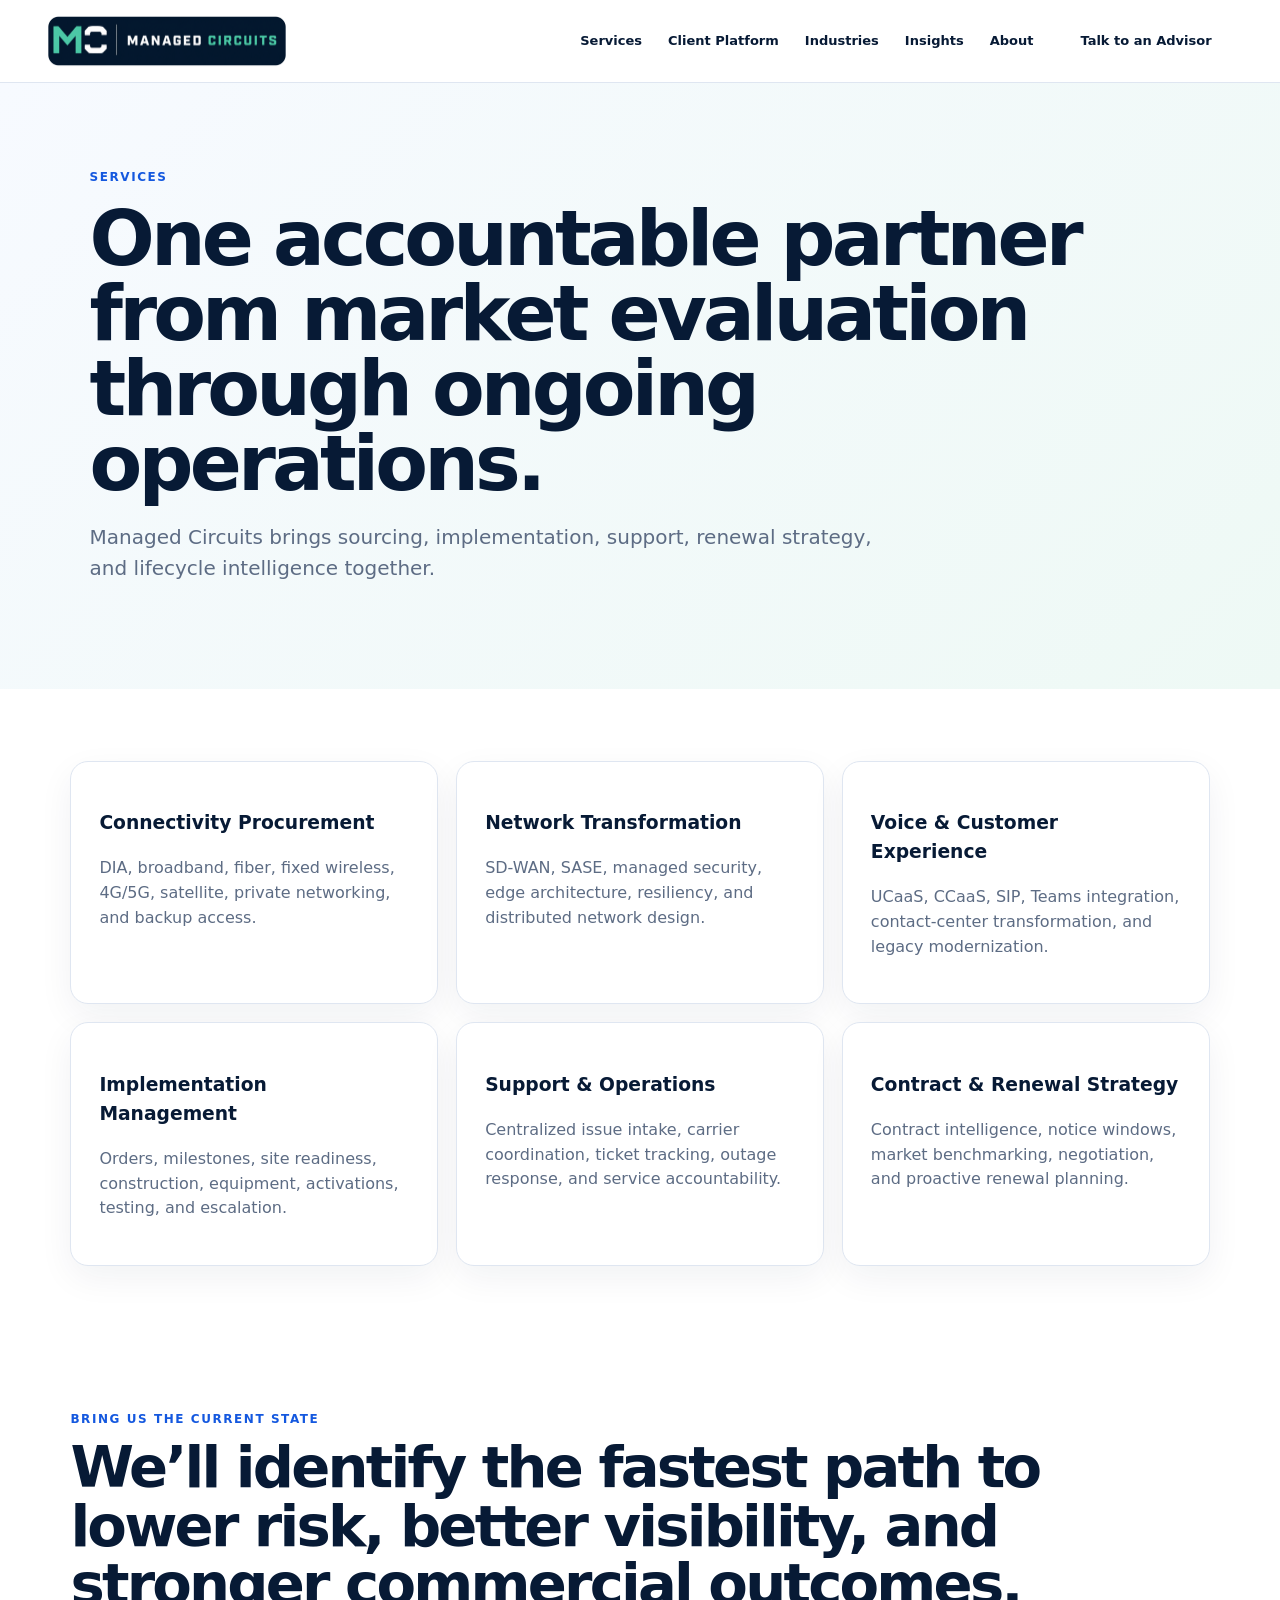
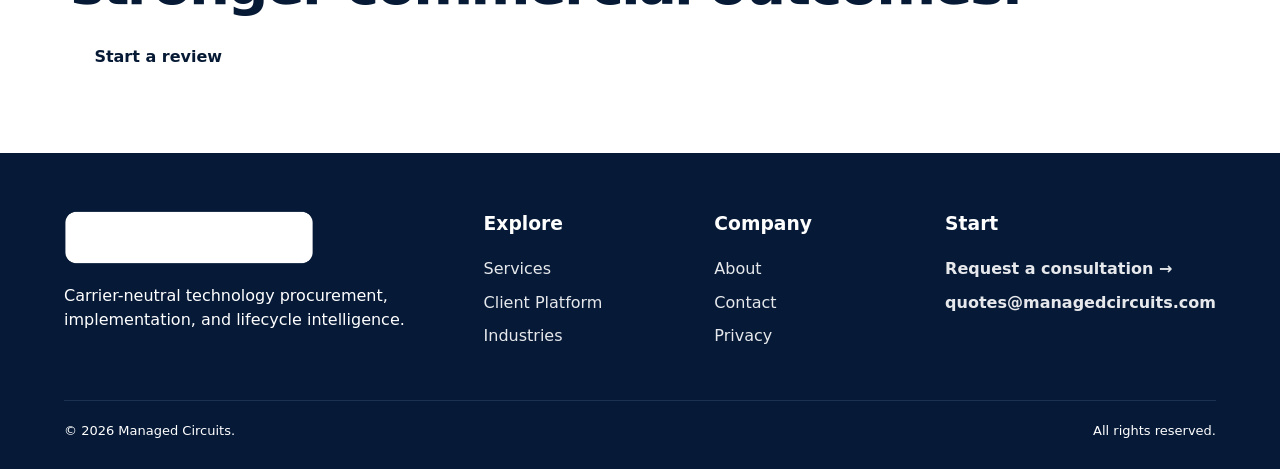
<file: services/index.html>
<!doctype html><html lang="en"><head><meta charset="utf-8"><meta name="viewport" content="width=device-width,initial-scale=1"><title>Technology Procurement & Lifecycle Services | Managed Circuits</title><meta name="description" content="Connectivity, network, communications, cloud, implementation, support, and lifecycle management."><link rel="icon" type="image/png" href="/assets/images/favicon.png"><link rel="stylesheet" href="/assets/css/styles.css"></head><body><header class="site-header"><a class="brand" href="/"><img src="/assets/images/logo.png" alt="Managed Circuits"></a><button class="nav-toggle" aria-expanded="false">Menu</button><nav class="nav-links"><a href="/services/">Services</a><a href="/platform/">Client Platform</a><a href="/industries/">Industries</a><a href="/resources/">Insights</a><a href="/about.html">About</a><a class="button button-small" href="/contact.html">Talk to an Advisor</a></nav></header><main><section class="page-hero"><div class="eyebrow">Services</div><h1>One accountable partner from market evaluation through ongoing operations.</h1><p>Managed Circuits brings sourcing, implementation, support, renewal strategy, and lifecycle intelligence together.</p></section><section class="section"><div class="cards three"><article class="card"><h3>Connectivity Procurement</h3><p>DIA, broadband, fiber, fixed wireless, 4G/5G, satellite, private networking, and backup access.</p></article><article class="card"><h3>Network Transformation</h3><p>SD-WAN, SASE, managed security, edge architecture, resiliency, and distributed network design.</p></article><article class="card"><h3>Voice & Customer Experience</h3><p>UCaaS, CCaaS, SIP, Teams integration, contact-center transformation, and legacy modernization.</p></article><article class="card"><h3>Implementation Management</h3><p>Orders, milestones, site readiness, construction, equipment, activations, testing, and escalation.</p></article><article class="card"><h3>Support & Operations</h3><p>Centralized issue intake, carrier coordination, ticket tracking, outage response, and service accountability.</p></article><article class="card"><h3>Contract & Renewal Strategy</h3><p>Contract intelligence, notice windows, market benchmarking, negotiation, and proactive renewal planning.</p></article></div></section><section class="section cta"><div><div class="eyebrow">Bring us the current state</div><h2>We’ll identify the fastest path to lower risk, better visibility, and stronger commercial outcomes.</h2></div><a class="button" href="/contact.html">Start a review</a></section></main><footer class="site-footer"><div><img class="footer-logo" src="/assets/images/logo.png" alt="Managed Circuits"><p>Carrier-neutral technology procurement, implementation, and lifecycle intelligence.</p></div><div><h3>Explore</h3><a href="/services/">Services</a><a href="/platform/">Client Platform</a><a href="/industries/">Industries</a></div><div><h3>Company</h3><a href="/about.html">About</a><a href="/contact.html">Contact</a><a href="/privacy.html">Privacy</a></div><div><h3>Start</h3><a class="text-link" href="/contact.html">Request a consultation →</a><a class="text-link" href="mailto:quotes@managedcircuits.com">quotes@managedcircuits.com</a></div><div class="footer-bottom"><span>© 2026 Managed Circuits.</span><span>All rights reserved.</span></div>
</footer><script src="/assets/js/site.js" defer></script></body></html>
</file>
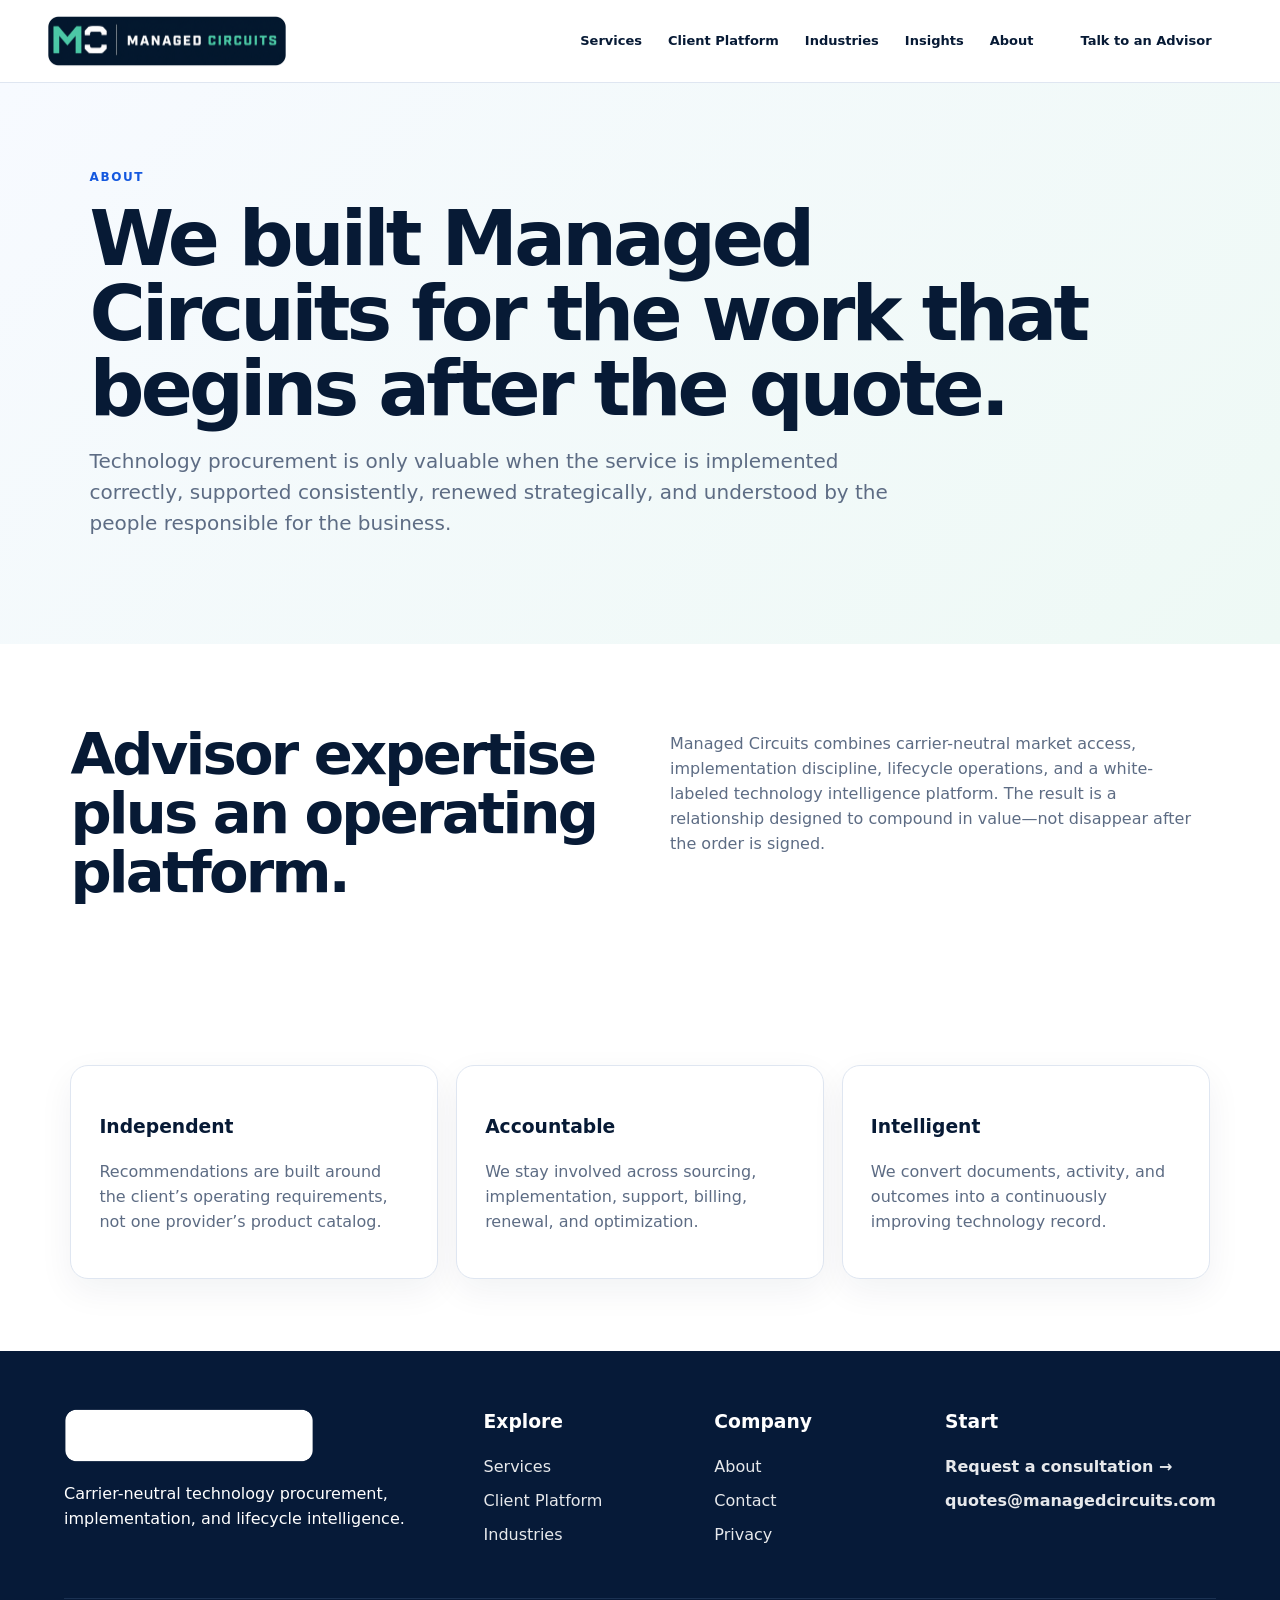
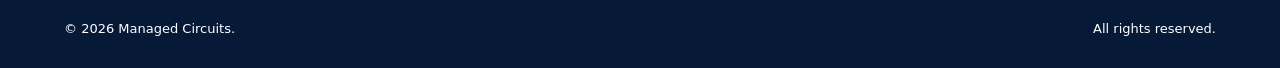
<file: about.html>
<!doctype html><html lang="en"><head><meta charset="utf-8"><meta name="viewport" content="width=device-width,initial-scale=1"><title>About Managed Circuits</title><meta name="description" content="A carrier-neutral technology advisory and lifecycle management company."><link rel="icon" type="image/png" href="/assets/images/favicon.png"><link rel="stylesheet" href="/assets/css/styles.css"></head><body><header class="site-header"><a class="brand" href="/"><img src="/assets/images/logo.png" alt="Managed Circuits"></a><button class="nav-toggle" aria-expanded="false">Menu</button><nav class="nav-links"><a href="/services/">Services</a><a href="/platform/">Client Platform</a><a href="/industries/">Industries</a><a href="/resources/">Insights</a><a href="/about.html">About</a><a class="button button-small" href="/contact.html">Talk to an Advisor</a></nav></header><main><section class="page-hero"><div class="eyebrow">About</div><h1>We built Managed Circuits for the work that begins after the quote.</h1><p>Technology procurement is only valuable when the service is implemented correctly, supported consistently, renewed strategically, and understood by the people responsible for the business.</p></section><section class="section split"><div><h2>Advisor expertise plus an operating platform.</h2></div><div><p class="lead">Managed Circuits combines carrier-neutral market access, implementation discipline, lifecycle operations, and a white-labeled technology intelligence platform. The result is a relationship designed to compound in value—not disappear after the order is signed.</p></div></section><section class="section cards three"><article class="card"><h3>Independent</h3><p>Recommendations are built around the client’s operating requirements, not one provider’s product catalog.</p></article><article class="card"><h3>Accountable</h3><p>We stay involved across sourcing, implementation, support, billing, renewal, and optimization.</p></article><article class="card"><h3>Intelligent</h3><p>We convert documents, activity, and outcomes into a continuously improving technology record.</p></article></section></main><footer class="site-footer"><div><img class="footer-logo" src="/assets/images/logo.png" alt="Managed Circuits"><p>Carrier-neutral technology procurement, implementation, and lifecycle intelligence.</p></div><div><h3>Explore</h3><a href="/services/">Services</a><a href="/platform/">Client Platform</a><a href="/industries/">Industries</a></div><div><h3>Company</h3><a href="/about.html">About</a><a href="/contact.html">Contact</a><a href="/privacy.html">Privacy</a></div><div><h3>Start</h3><a class="text-link" href="/contact.html">Request a consultation →</a><a class="text-link" href="mailto:quotes@managedcircuits.com">quotes@managedcircuits.com</a></div><div class="footer-bottom"><span>© 2026 Managed Circuits.</span><span>All rights reserved.</span></div>
</footer><script src="/assets/js/site.js" defer></script></body></html>
</file>
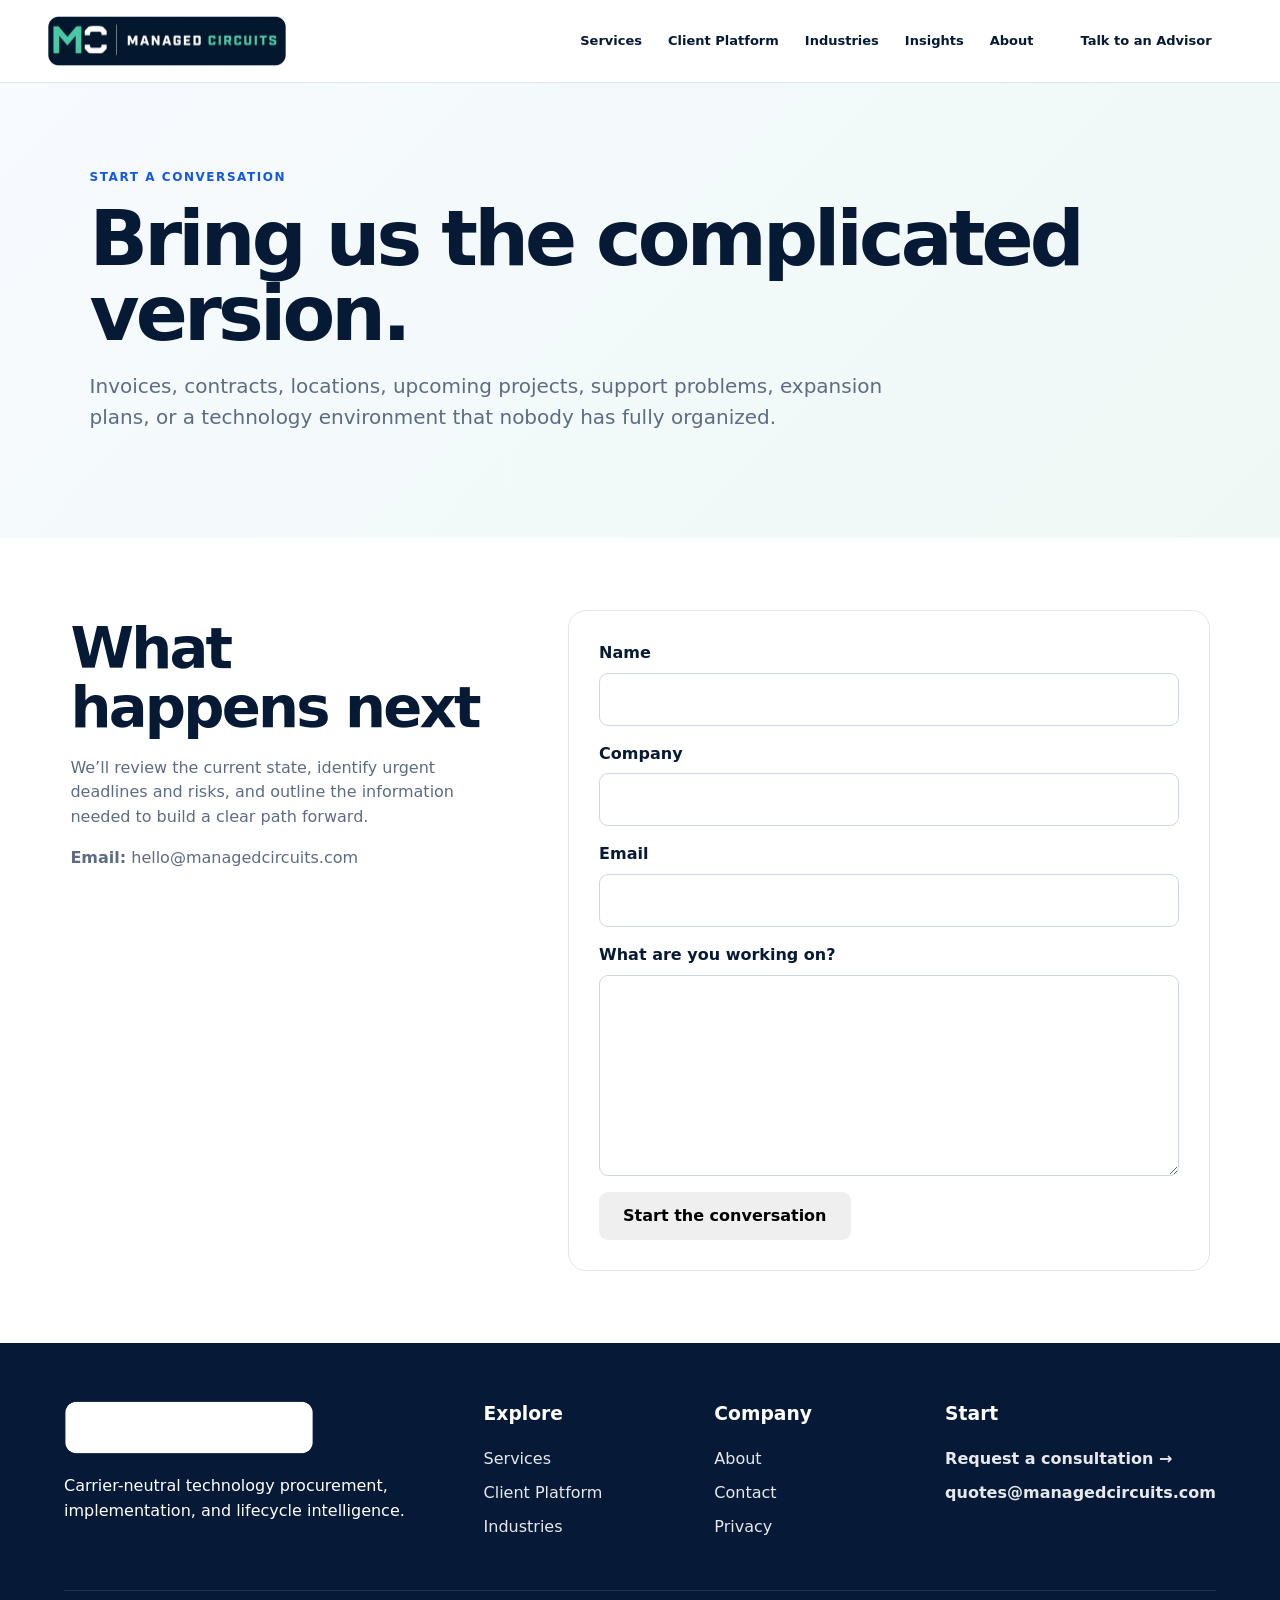
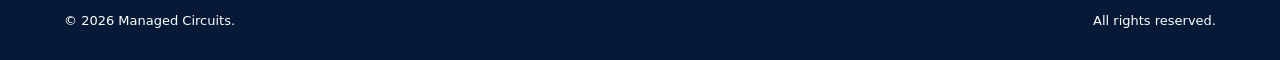
<file: contact.html>
<!doctype html><html lang="en"><head><meta charset="utf-8"><meta name="viewport" content="width=device-width,initial-scale=1"><title>Contact Managed Circuits</title><meta name="description" content="Start a connectivity, procurement, contract, or technology lifecycle review."><link rel="icon" type="image/png" href="/assets/images/favicon.png"><link rel="stylesheet" href="/assets/css/styles.css"></head><body><header class="site-header"><a class="brand" href="/"><img src="/assets/images/logo.png" alt="Managed Circuits"></a><button class="nav-toggle" aria-expanded="false">Menu</button><nav class="nav-links"><a href="/services/">Services</a><a href="/platform/">Client Platform</a><a href="/industries/">Industries</a><a href="/resources/">Insights</a><a href="/about.html">About</a><a class="button button-small" href="/contact.html">Talk to an Advisor</a></nav></header><main><section class="page-hero"><div class="eyebrow">Start a conversation</div><h1>Bring us the complicated version.</h1><p>Invoices, contracts, locations, upcoming projects, support problems, expansion plans, or a technology environment that nobody has fully organized.</p></section><section class="section contact-grid"><div><h2>What happens next</h2><p class="lead">We’ll review the current state, identify urgent deadlines and risks, and outline the information needed to build a clear path forward.</p><p><strong>Email:</strong> hello@managedcircuits.com</p></div><form class="contact-form" data-contact-form><label>Name<input name="name" required></label><label>Company<input name="company" required></label><label>Email<input type="email" name="email" required></label><label>What are you working on?<textarea name="message" rows="7" required></textarea></label><button class="button" type="submit">Start the conversation</button></form></section></main><footer class="site-footer"><div><img class="footer-logo" src="/assets/images/logo.png" alt="Managed Circuits"><p>Carrier-neutral technology procurement, implementation, and lifecycle intelligence.</p></div><div><h3>Explore</h3><a href="/services/">Services</a><a href="/platform/">Client Platform</a><a href="/industries/">Industries</a></div><div><h3>Company</h3><a href="/about.html">About</a><a href="/contact.html">Contact</a><a href="/privacy.html">Privacy</a></div><div><h3>Start</h3><a class="text-link" href="/contact.html">Request a consultation →</a><a class="text-link" href="mailto:quotes@managedcircuits.com">quotes@managedcircuits.com</a></div><div class="footer-bottom"><span>© 2026 Managed Circuits.</span><span>All rights reserved.</span></div>
</footer><script src="/assets/js/site.js" defer></script></body></html>
</file>
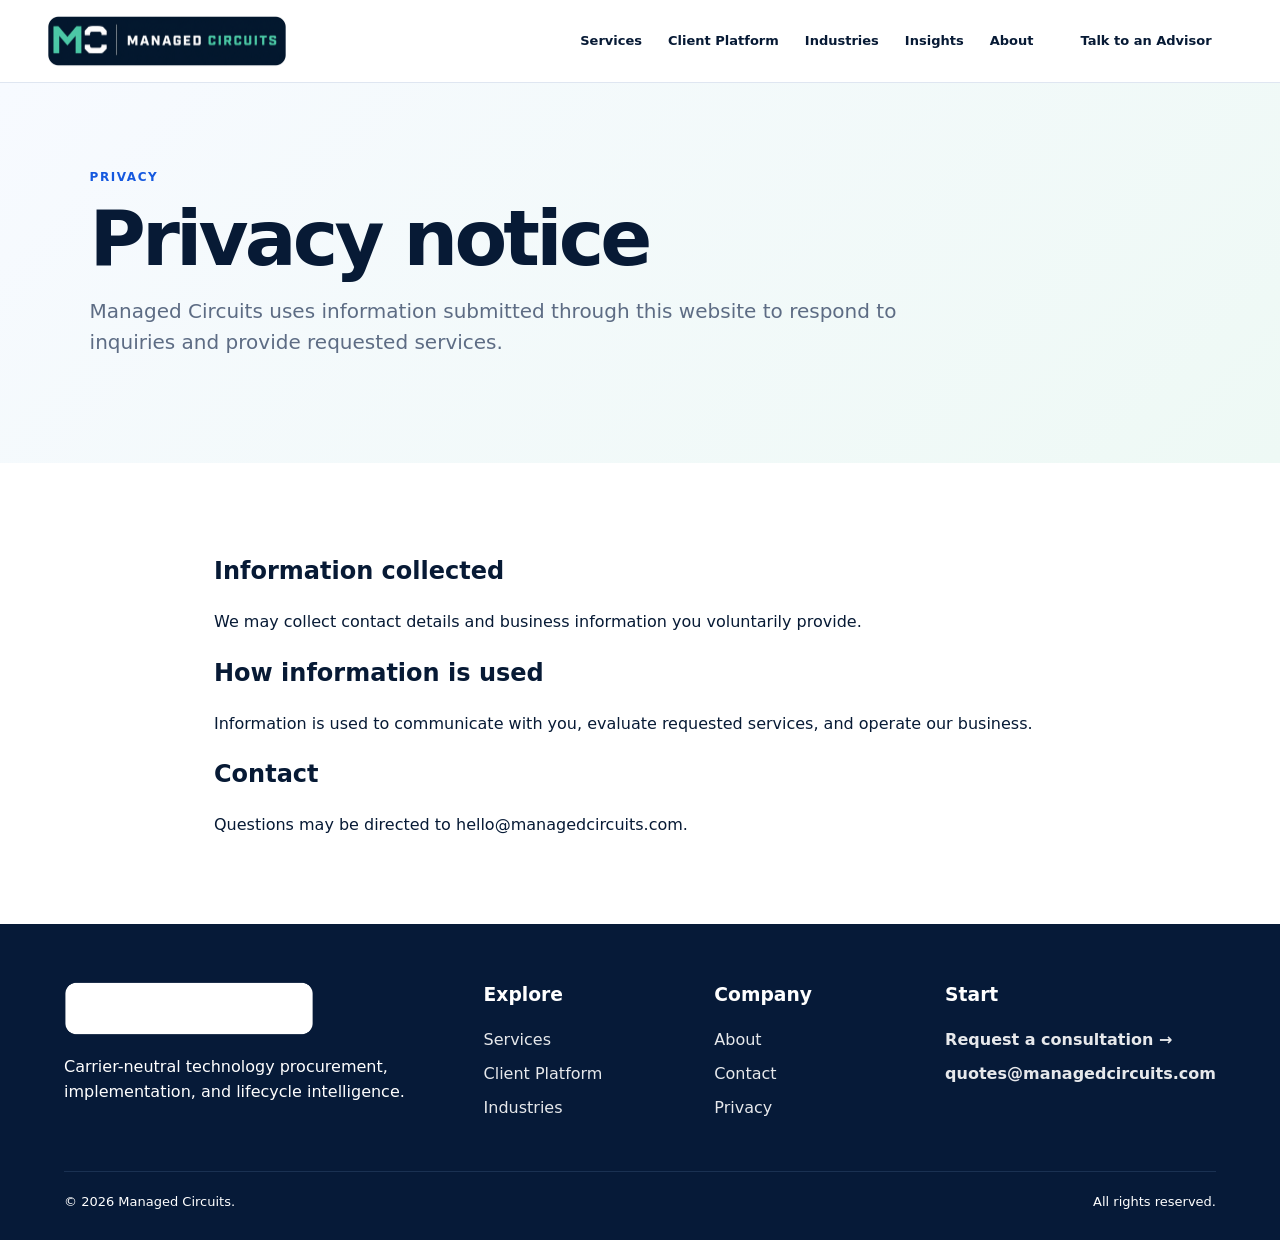
<file: privacy.html>
<!doctype html><html lang="en"><head><meta charset="utf-8"><meta name="viewport" content="width=device-width,initial-scale=1"><title>Privacy | Managed Circuits</title><meta name="description" content="Managed Circuits privacy notice."><link rel="icon" type="image/png" href="/assets/images/favicon.png"><link rel="stylesheet" href="/assets/css/styles.css"></head><body><header class="site-header"><a class="brand" href="/"><img src="/assets/images/logo.png" alt="Managed Circuits"></a><button class="nav-toggle" aria-expanded="false">Menu</button><nav class="nav-links"><a href="/services/">Services</a><a href="/platform/">Client Platform</a><a href="/industries/">Industries</a><a href="/resources/">Insights</a><a href="/about.html">About</a><a class="button button-small" href="/contact.html">Talk to an Advisor</a></nav></header><main><section class="page-hero"><div class="eyebrow">Privacy</div><h1>Privacy notice</h1><p>Managed Circuits uses information submitted through this website to respond to inquiries and provide requested services.</p></section><article class="article"><h2>Information collected</h2><p>We may collect contact details and business information you voluntarily provide.</p><h2>How information is used</h2><p>Information is used to communicate with you, evaluate requested services, and operate our business.</p><h2>Contact</h2><p>Questions may be directed to hello@managedcircuits.com.</p></article></main><footer class="site-footer"><div><img class="footer-logo" src="/assets/images/logo.png" alt="Managed Circuits"><p>Carrier-neutral technology procurement, implementation, and lifecycle intelligence.</p></div><div><h3>Explore</h3><a href="/services/">Services</a><a href="/platform/">Client Platform</a><a href="/industries/">Industries</a></div><div><h3>Company</h3><a href="/about.html">About</a><a href="/contact.html">Contact</a><a href="/privacy.html">Privacy</a></div><div><h3>Start</h3><a class="text-link" href="/contact.html">Request a consultation →</a><a class="text-link" href="mailto:quotes@managedcircuits.com">quotes@managedcircuits.com</a></div><div class="footer-bottom"><span>© 2026 Managed Circuits.</span><span>All rights reserved.</span></div>
</footer><script src="/assets/js/site.js" defer></script></body></html>
</file>
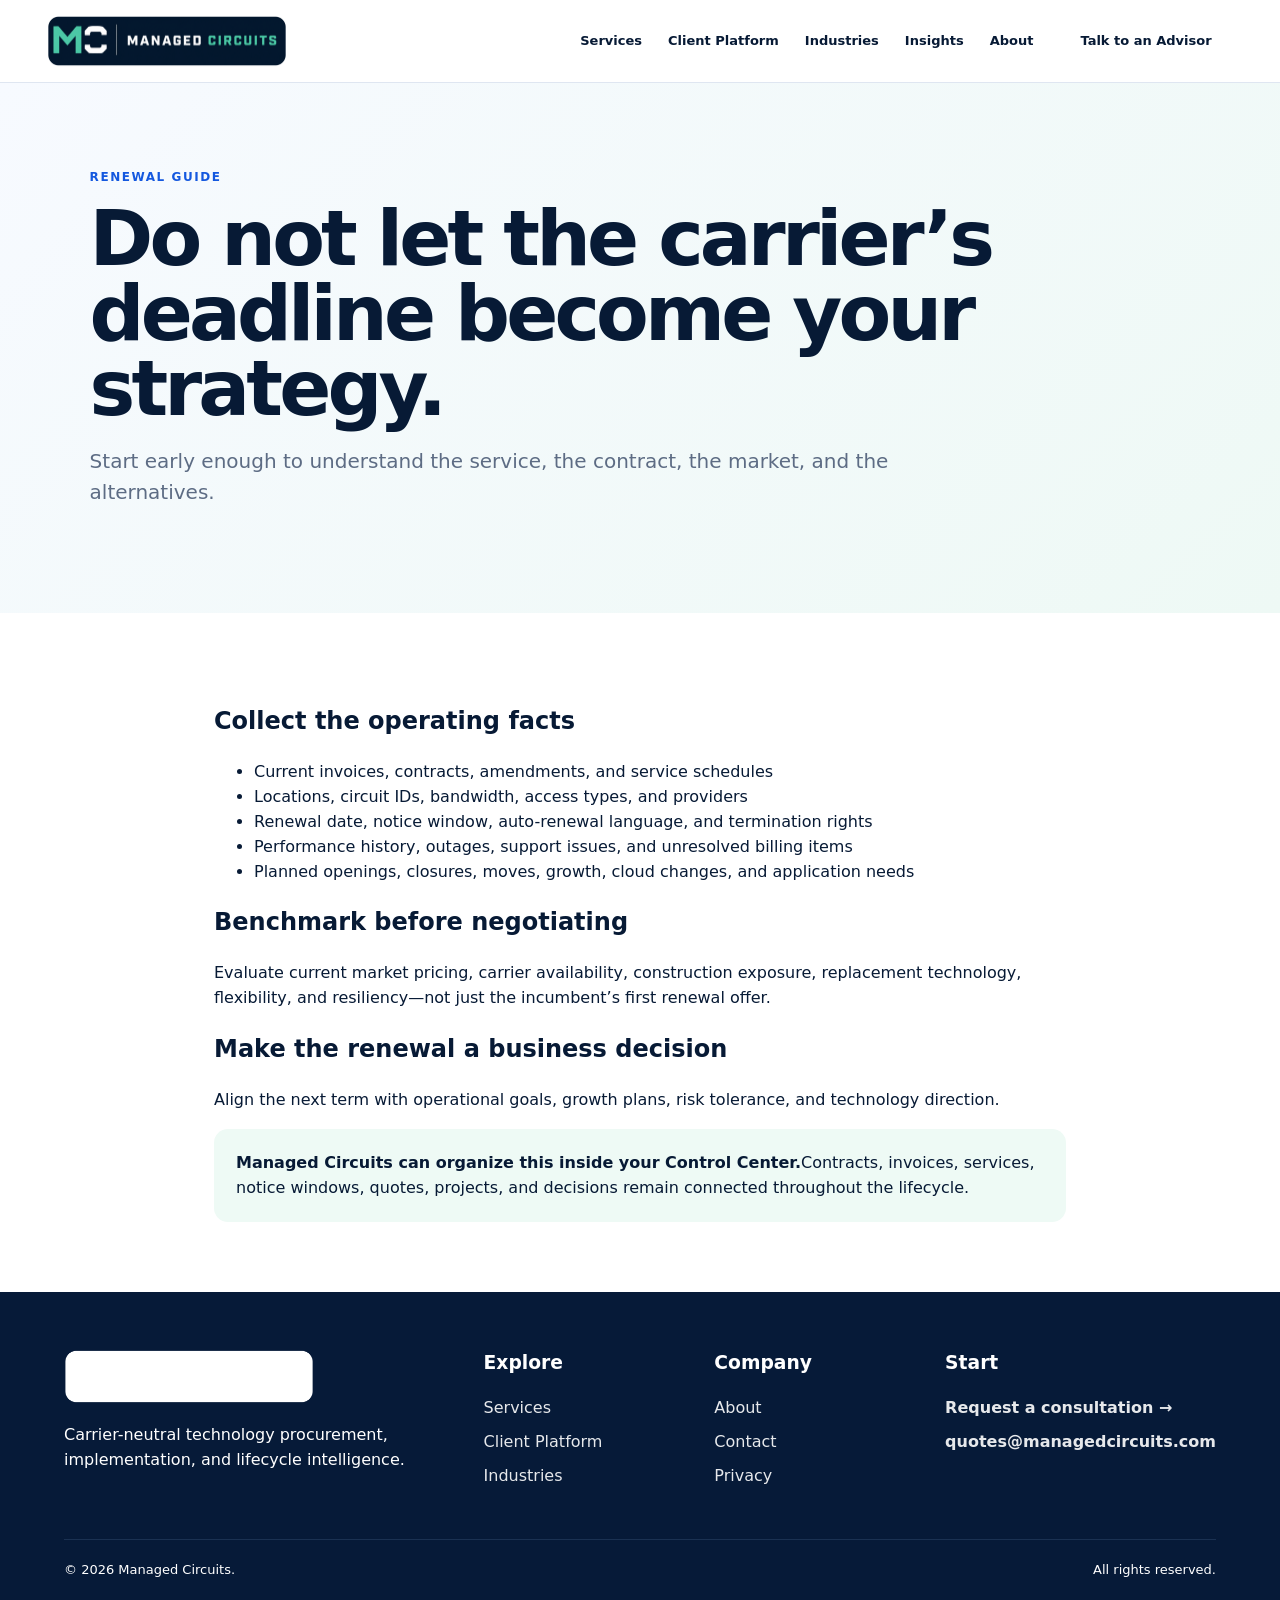
<file: resources/circuit-renewal-checklist.html>
<!doctype html><html lang="en"><head><meta charset="utf-8"><meta name="viewport" content="width=device-width,initial-scale=1"><title>Circuit Renewal Checklist | Managed Circuits</title><meta name="description" content="A practical checklist for preparing telecom and connectivity renewals."><link rel="icon" type="image/png" href="/assets/images/favicon.png"><link rel="stylesheet" href="/assets/css/styles.css"></head><body><header class="site-header"><a class="brand" href="/"><img src="/assets/images/logo.png" alt="Managed Circuits"></a><button class="nav-toggle" aria-expanded="false">Menu</button><nav class="nav-links"><a href="/services/">Services</a><a href="/platform/">Client Platform</a><a href="/industries/">Industries</a><a href="/resources/">Insights</a><a href="/about.html">About</a><a class="button button-small" href="/contact.html">Talk to an Advisor</a></nav></header><main><section class="page-hero"><div class="eyebrow">Renewal guide</div><h1>Do not let the carrier’s deadline become your strategy.</h1><p>Start early enough to understand the service, the contract, the market, and the alternatives.</p></section><article class="article"><h2>Collect the operating facts</h2><ul><li>Current invoices, contracts, amendments, and service schedules</li><li>Locations, circuit IDs, bandwidth, access types, and providers</li><li>Renewal date, notice window, auto-renewal language, and termination rights</li><li>Performance history, outages, support issues, and unresolved billing items</li><li>Planned openings, closures, moves, growth, cloud changes, and application needs</li></ul><h2>Benchmark before negotiating</h2><p>Evaluate current market pricing, carrier availability, construction exposure, replacement technology, flexibility, and resiliency—not just the incumbent’s first renewal offer.</p><h2>Make the renewal a business decision</h2><p>Align the next term with operational goals, growth plans, risk tolerance, and technology direction.</p><div class="ai-strip"><strong>Managed Circuits can organize this inside your Control Center.</strong><span>Contracts, invoices, services, notice windows, quotes, projects, and decisions remain connected throughout the lifecycle.</span></div></article></main><footer class="site-footer"><div><img class="footer-logo" src="/assets/images/logo.png" alt="Managed Circuits"><p>Carrier-neutral technology procurement, implementation, and lifecycle intelligence.</p></div><div><h3>Explore</h3><a href="/services/">Services</a><a href="/platform/">Client Platform</a><a href="/industries/">Industries</a></div><div><h3>Company</h3><a href="/about.html">About</a><a href="/contact.html">Contact</a><a href="/privacy.html">Privacy</a></div><div><h3>Start</h3><a class="text-link" href="/contact.html">Request a consultation →</a><a class="text-link" href="mailto:quotes@managedcircuits.com">quotes@managedcircuits.com</a></div><div class="footer-bottom"><span>© 2026 Managed Circuits.</span><span>All rights reserved.</span></div>
</footer><script src="/assets/js/site.js" defer></script></body></html>
</file>
<file: assets/css/styles.css>
:root{--navy:#061a38;--navy2:#0b2b56;--blue:#1458df;--blue2:#2d7cff;--green:#10a66f;--green2:#42d69f;--ink:#071a35;--muted:#5d6c84;--paper:#f7f9fc;--line:#dfe6f1;--white:#fff;--shadow:0 24px 70px rgba(9,30,66,.12);--radius:22px}*{box-sizing:border-box}html{scroll-behavior:smooth}body{margin:0;background:#fff;color:var(--ink);font-family:Inter,ui-sans-serif,system-ui,-apple-system,BlinkMacSystemFont,"Segoe UI",sans-serif;line-height:1.55}body.drawer-open{overflow:hidden}a{color:inherit;text-decoration:none}button,input,select,textarea{font:inherit}button{cursor:pointer}img{max-width:100%;display:block}.site-header{position:sticky;top:0;z-index:80;display:flex;align-items:center;justify-content:space-between;min-height:78px;padding:12px clamp(22px,4.5vw,70px);background:rgba(255,255,255,.95);backdrop-filter:blur(18px);border-bottom:1px solid var(--line)}.brand img{width:225px;height:auto}.nav-links{display:flex;align-items:center;gap:24px;font-size:14px;font-weight:750}.nav-links>a:not(.nav-login):hover{color:var(--blue)}.nav-login{padding:10px 18px;border:1px solid var(--blue);border-radius:9px;color:var(--blue)}.nav-toggle{display:none}.button{display:inline-flex;align-items:center;justify-content:center;min-height:48px;padding:0 24px;border:0;border-radius:9px;font-weight:850;transition:.2s;white-space:nowrap}.button:hover{transform:translateY(-2px);box-shadow:0 12px 28px rgba(12,58,140,.18)}.button-small{min-height:42px;padding:0 18px}.button-blue{background:linear-gradient(135deg,var(--blue),var(--blue2));color:#fff}.button-green{background:linear-gradient(135deg,#0a8f5c,var(--green));color:#fff}.button-light{background:#fff;color:var(--blue)}.button-ghost{background:#fff;color:var(--blue);border:1px solid #b9c8e1}.eyebrow{text-transform:uppercase;letter-spacing:.13em;font-size:12px;font-weight:900;color:var(--blue)}.hero-approved{position:relative;display:grid;grid-template-columns:.82fr 1.18fr;align-items:center;gap:42px;min-height:680px;padding:62px clamp(26px,4.5vw,72px) 45px;overflow:hidden;background:radial-gradient(circle at 75% 30%,rgba(45,124,255,.12),transparent 31%),radial-gradient(circle at 83% 70%,rgba(66,214,159,.13),transparent 34%),linear-gradient(180deg,#fff 0%,#fbfdff 100%)}.hero-approved:after{content:"";position:absolute;left:-5%;right:-5%;bottom:-70px;height:260px;background:repeating-radial-gradient(ellipse at center,rgba(20,88,223,.08) 0 1px,transparent 1px 22px);opacity:.55;transform:scaleY(.45);pointer-events:none}.hero-copy{position:relative;z-index:2;max-width:560px}.hero-copy h1{font-size:clamp(46px,5.4vw,79px);line-height:.96;letter-spacing:-.055em;margin:17px 0 24px}.hero-copy .blue{color:var(--blue)}.hero-copy .green{color:var(--green)}.hero-copy p{font-size:19px;color:#33435d;max-width:530px}.hero-actions{display:flex;gap:14px;margin:28px 0 25px}.proof-strip{display:flex;flex-wrap:wrap;gap:18px;font-size:13px;font-weight:800;color:#33435d}.proof-strip span:before{content:"✓";display:inline-grid;place-items:center;width:17px;height:17px;border-radius:50%;background:var(--blue);color:#fff;margin-right:7px;font-size:11px}.portal-stage{position:relative;z-index:2;min-width:0;padding:18px 58px 28px 28px}.portal-window{background:#fff;border:10px solid #101827;border-bottom-width:17px;border-radius:24px;box-shadow:0 35px 80px rgba(9,30,66,.28);overflow:hidden;min-height:455px}.portal-top{height:48px;display:grid;grid-template-columns:150px 1fr 90px;gap:18px;align-items:center;padding:0 13px;border-bottom:1px solid #e6ebf3;background:#fff}.portal-logo{display:flex;align-items:center;gap:8px;font-size:8px;line-height:1.05;font-weight:900;letter-spacing:.08em}.portal-logo img{width:28px}.portal-search{justify-self:center;width:min(310px,100%);padding:7px 12px;border:1px solid #e1e7f0;border-radius:8px;font-size:10px;color:#8a97ab}.portal-icons{font-size:11px;text-align:right}.portal-body{display:grid;grid-template-columns:150px 1fr;min-height:390px}.portal-sidebar{background:linear-gradient(180deg,#061a38,#031129);padding:14px 9px;display:flex;flex-direction:column;gap:3px}.portal-sidebar a{display:flex;align-items:center;gap:10px;color:#bac7da;font-size:10px;padding:9px 10px;border-radius:7px}.portal-sidebar a.active{background:#0d427a;color:#5fd8ff}.portal-sidebar a:hover{background:#10294c}.portal-main{padding:18px;background:#f8fafc;min-width:0}.portal-title{display:flex;justify-content:space-between;align-items:center;margin-bottom:14px}.portal-title strong{font-size:16px}.portal-title small{font-size:9px;color:#8794a8}.metric-grid{display:grid;grid-template-columns:repeat(4,1fr);gap:10px}.metric-grid>div{background:#fff;border:1px solid #e6eaf1;border-radius:9px;padding:12px;box-shadow:0 5px 16px rgba(9,30,66,.05)}.metric-grid small{display:block;font-size:8px;color:#53647e}.metric-grid b{display:block;font-size:22px;margin:4px 0}.metric-grid em{font-style:normal;font-size:7px;color:var(--green)}.metric-grid em.warn{color:#ef5f5f}.dash-lower{display:grid;grid-template-columns:1.5fr .8fr;gap:10px;margin-top:10px}.network-card,.alerts-card{background:#fff;border:1px solid #e6eaf1;border-radius:9px;padding:11px;min-height:208px}.card-head{display:flex;justify-content:space-between;font-size:9px}.card-head span{color:var(--blue)}.map-art{position:relative;height:162px;margin-top:8px;border-radius:7px;overflow:hidden;background:linear-gradient(135deg,#eef4fb,#f8fbff)}.map-art:before{content:"";position:absolute;inset:23% 8% 15%;background:#d8e2ee;clip-path:polygon(5% 23%,18% 10%,30% 20%,43% 7%,62% 16%,78% 10%,94% 28%,88% 52%,96% 69%,83% 87%,63% 78%,48% 91%,31% 74%,14% 80%,8% 57%)}.map-art svg{position:absolute;inset:0;width:100%;height:100%;z-index:2;fill:none;stroke:#65a4ff;stroke-width:2}.map-art i{position:absolute;z-index:3;width:8px;height:8px;border-radius:50%;background:var(--blue);box-shadow:0 0 0 4px rgba(45,124,255,.15)}.alerts-card article{display:grid;grid-template-columns:8px 1fr 10px;gap:8px;align-items:center;padding:12px 0;border-bottom:1px solid #edf0f5;font-size:8px}.alerts-card article:last-child{border:0}.alerts-card article i{width:7px;height:7px;border-radius:50%}.amber{background:#f1a91b}.red{background:#ef4056}.blue-dot{background:var(--blue)}.alerts-card article b,.alerts-card article small{display:block}.alerts-card article small{color:#8490a4}.float-card{position:absolute;width:145px;padding:16px;background:#fff;border:1px solid #e3e9f2;border-radius:14px;box-shadow:0 20px 50px rgba(9,30,66,.16);font-size:10px;z-index:4}.float-card b,.float-card small{display:block}.float-card b{font-size:11px;margin:8px 0 5px}.float-card small{color:#617089}.float-left{left:-1px}.float-right{right:-1px}.float-left.one{top:55%}.float-left.two{top:79%}.float-right.one{top:23%}.float-right.two{top:63%}.float-icon{display:grid;place-items:center;width:38px;height:38px;border-radius:50%;background:#edf4ff;color:var(--blue);font-size:20px;font-weight:900}.green-icon{background:#e8fbf3;color:var(--green)}.provider-intro{text-align:center;padding:48px 22px 24px}.provider-intro p{color:var(--muted);margin:4px auto;max-width:760px}.provider-intro h2{font-size:clamp(34px,4.2vw,58px);line-height:1;letter-spacing:-.045em;margin:11px 0 15px}.provider-marquee{overflow:hidden;border-top:1px solid var(--line);border-bottom:1px solid var(--line);background:#fff}.provider-track{display:flex;width:max-content;animation:marquee 34s linear infinite}.provider-track span{display:grid;place-items:center;height:86px;padding:0 34px;font-weight:900;font-size:18px;color:#4a5870;white-space:nowrap}.provider-track span:nth-child(5n+1){color:#0b78b6}.provider-track span:nth-child(5n+2){color:#111}.provider-track span:nth-child(5n+3){color:#194a8d}.provider-track span:nth-child(5n+4){color:#4c4c4c}.provider-track span:nth-child(5n){color:#d65c24}@keyframes marquee{to{transform:translateX(-50%)}}.section{padding:72px clamp(24px,5.5vw,90px);max-width:1500px;margin:auto}.section-heading.centered{text-align:center;max-width:840px;margin:0 auto 44px}.section h2{font-size:clamp(38px,4.5vw,64px);line-height:1.02;letter-spacing:-.048em;margin:10px 0 18px}.section p{color:var(--muted)}.solution-section{padding-top:70px;padding-bottom:76px}.solution-grid{display:grid;grid-template-columns:repeat(4,1fr);gap:0}.solution-grid article{text-align:center;padding:20px 35px;border-right:1px solid var(--line)}.solution-grid article:last-child{border:0}.solution-grid span{display:grid;place-items:center;width:52px;height:52px;margin:0 auto 18px;border-radius:50%;background:#edf4ff;color:var(--blue);font-size:25px}.solution-grid h3{font-size:18px;margin:0 0 10px}.real-portal{display:grid;grid-template-columns:.72fr 1.28fr;gap:52px;align-items:center;background:linear-gradient(135deg,#061a38,#0b2e56);color:#fff;border-radius:30px;margin-bottom:70px}.real-portal p{color:#c4d3e4}.mini-cards{display:grid;gap:10px;margin-top:24px}.mini-cards div{padding:14px 16px;background:rgba(255,255,255,.08);border:1px solid rgba(255,255,255,.12);border-radius:12px}.mini-cards b,.mini-cards span{display:block}.mini-cards span{font-size:13px;color:#c7d3e2}.real-shot{position:relative;border:8px solid #0b1423;border-radius:18px;overflow:hidden;box-shadow:0 30px 70px rgba(0,0,0,.35);height:480px}.real-shot img{width:100%;height:100%;object-fit:cover;object-position:42% center;filter:contrast(1.08) saturate(1.08)}.shot-label{position:absolute;padding:10px 14px;border-radius:10px;background:#fff;color:var(--ink);font-weight:900;font-size:12px;box-shadow:0 12px 28px rgba(0,0,0,.2)}.shot-label.top{top:18px;right:18px}.shot-label.bottom{bottom:18px;left:18px}.lifecycle{padding-top:54px;padding-bottom:70px}.lifecycle-line{display:grid;grid-template-columns:repeat(8,1fr);margin-top:34px}.lifecycle-line span{position:relative;text-align:center;padding-top:28px;font-size:13px;font-weight:850}.lifecycle-line span:before{content:"";position:absolute;top:0;left:50%;width:13px;height:13px;border-radius:50%;background:var(--green);transform:translateX(-50%);z-index:2}.lifecycle-line span:after{content:"";position:absolute;top:6px;left:0;right:0;height:2px;background:linear-gradient(90deg,var(--blue),var(--green));z-index:1}.cta-bar{display:grid;grid-template-columns:1fr auto 1fr;align-items:center;gap:30px;margin:0 clamp(18px,4vw,60px) 70px;padding:28px 34px;border-radius:20px;background:linear-gradient(90deg,var(--blue),#0b5fba 45%,var(--green));color:#fff}.cta-bar>div{display:flex;align-items:center;gap:14px}.cta-bar>div:last-child{justify-self:end;display:block}.cta-bar b,.cta-bar small{display:block}.cta-bar span{font-size:28px}.site-footer{display:grid;grid-template-columns:2fr 1fr 1fr 1fr;gap:42px;padding:60px clamp(24px,5vw,80px) 28px;background:#04142c;color:#fff}.footer-logo{width:230px;filter:brightness(0) invert(1)}.site-footer p{color:#aebed2;max-width:440px}.site-footer a,.site-footer button{display:block;margin:9px 0;color:#dbe6f3;background:transparent;border:0;padding:0}.site-footer h3{margin-top:0}.text-link{font-weight:850;color:#7ce5bd!important}.footer-bottom{grid-column:1/-1;display:flex;justify-content:space-between;border-top:1px solid #1a3152;padding-top:20px;color:#8397b1;font-size:13px}.rates-overlay{position:fixed;inset:0;z-index:100;background:rgba(4,20,44,.5);backdrop-filter:blur(4px)}.rates-drawer{position:fixed;top:0;right:0;bottom:0;z-index:110;width:min(720px,94vw);background:#f7f9fc;box-shadow:-24px 0 70px rgba(4,20,44,.3);transform:translateX(105%);transition:transform .35s ease;overflow:auto}.rates-drawer.open{transform:translateX(0)}.rates-close{position:absolute;right:18px;top:14px;z-index:2;width:38px;height:38px;border-radius:50%;border:1px solid rgba(255,255,255,.45);background:rgba(255,255,255,.12);color:#fff;font-size:25px}.rates-head{padding:32px 42px 24px;background:linear-gradient(115deg,var(--blue),#0c63bc 60%,var(--green));color:#fff}.rates-head span{text-transform:uppercase;letter-spacing:.14em;font-size:11px;font-weight:900}.rates-head h2{font-size:40px;margin:5px 0 2px}.rates-head p{margin:0;color:#dfeaff}.rates-progress{display:grid;grid-template-columns:repeat(5,1fr);gap:0;padding:20px 36px 6px;background:#fff;border-bottom:1px solid var(--line)}.rates-progress button{position:relative;border:0;background:transparent;color:#8d9ab0;padding:0 2px 16px}.rates-progress button:after{content:"";position:absolute;top:15px;left:50%;width:100%;height:1px;background:#d4ddea;z-index:0}.rates-progress button:last-child:after{display:none}.rates-progress b{position:relative;z-index:1;display:grid;place-items:center;width:31px;height:31px;margin:auto;border:1px solid #bac7d8;border-radius:50%;background:#fff}.rates-progress small{display:block;margin-top:7px;font-size:10px}.rates-progress button.active{color:var(--green)}.rates-progress button.active b{background:var(--green);border-color:var(--green);color:#fff}.rates-drawer form{padding:26px 38px 38px}.rate-step{display:none;animation:stepIn .25s ease}.rate-step.active{display:block}.step-kicker{display:block;color:var(--green);font-weight:900;font-size:11px;text-transform:uppercase;letter-spacing:.12em}.rate-step h3{font-size:27px;margin:7px 0 20px}.field-grid{display:grid;grid-template-columns:1fr 1fr;gap:16px}.field-grid .wide{grid-column:1/-1}.rate-step label{font-weight:750;font-size:13px}.rate-step input,.rate-step select,.rate-step textarea{width:100%;margin-top:7px;padding:13px 14px;border:1px solid #cdd7e6;border-radius:9px;background:#fff;color:var(--ink);outline:none}.rate-step input:focus,.rate-step select:focus,.rate-step textarea:focus{border-color:var(--blue);box-shadow:0 0 0 3px rgba(20,88,223,.1)}.choice-grid{display:grid;grid-template-columns:repeat(3,1fr);gap:12px}.choice-grid label{position:relative}.choice-grid input{position:absolute;opacity:0;pointer-events:none}.choice-grid span{display:flex;flex-direction:column;min-height:125px;padding:17px;border:1px solid #d6deea;border-radius:12px;background:#fff;font-size:22px;transition:.2s}.choice-grid span b{font-size:13px;margin-top:auto}.choice-grid span small{font-size:10px;color:var(--muted);font-weight:500}.choice-grid input:checked+span{border-color:var(--green);box-shadow:0 0 0 3px rgba(16,166,111,.12);background:#f4fff9;color:var(--green)}.choice-grid.bandwidth{grid-template-columns:repeat(5,1fr);margin:9px 0 22px}.choice-grid.bandwidth span{min-height:auto;text-align:center;display:block;padding:13px 8px;font-size:12px}.rates-actions{display:flex;justify-content:space-between;gap:12px;margin-top:24px}.rates-back{visibility:hidden}.rates-actions .button{min-width:125px}.review-card{display:grid;gap:0;border:1px solid var(--line);border-radius:14px;background:#fff;overflow:hidden}.review-row{display:grid;grid-template-columns:145px 1fr;gap:12px;padding:12px 15px;border-bottom:1px solid #edf1f6;font-size:13px}.review-row:last-child{border:0}.review-row b{color:#65738a}.consent{display:flex!important;align-items:flex-start;gap:9px;margin-top:18px}.consent input{width:auto;margin-top:3px}.form-note{text-align:center;color:#7f8ca2;font-size:11px}.rates-success{text-align:center;padding:50px 20px}.success-check{display:grid;place-items:center;width:70px;height:70px;margin:auto;border-radius:50%;background:#e8fbf2;color:var(--green);font-size:38px}.rates-success h3{font-size:31px;margin:17px 0 8px}@keyframes stepIn{from{opacity:0;transform:translateX(12px)}to{opacity:1;transform:none}}.page-hero{padding:85px clamp(24px,7vw,110px);background:linear-gradient(135deg,#f7faff,#eef9f5)}.page-hero h1{font-size:clamp(45px,6vw,82px);line-height:.98;letter-spacing:-.05em;max-width:1000px;margin:14px 0}.page-hero p{font-size:20px;max-width:820px;color:var(--muted)}.split{display:grid;grid-template-columns:1fr 1fr;gap:60px}.cards{display:grid;gap:18px}.cards.three{grid-template-columns:repeat(3,1fr)}.cards.four{grid-template-columns:repeat(4,1fr)}.card{padding:28px;border:1px solid var(--line);border-radius:18px;background:#fff;box-shadow:0 12px 35px rgba(9,30,66,.06)}.dark-panel{max-width:1370px;background:var(--navy);color:#fff;border-radius:30px}.dark-panel p{color:#c0cfe0}.portal-grid{display:grid;grid-template-columns:repeat(3,1fr);gap:14px}.portal-card{padding:22px;background:#0a2a53;border-radius:15px}.portal-card p{color:#b7c8dc}.feature-list{display:grid;grid-template-columns:repeat(2,1fr);gap:20px}.feature{padding:25px;border-top:1px solid var(--line)}.contact-grid{display:grid;grid-template-columns:.8fr 1.2fr;gap:70px}.contact-form{padding:30px;border:1px solid var(--line);border-radius:18px;background:#fff}.contact-form label{display:block;font-weight:750;margin-bottom:16px}.contact-form input,.contact-form textarea{display:block;width:100%;margin-top:7px;padding:13px;border:1px solid #ccd7e6;border-radius:9px}.article{max-width:900px;margin:auto;padding:70px 24px}.ai-strip{padding:22px;border-radius:14px;background:#eefaf5}.prompt-list{display:grid;grid-template-columns:repeat(2,1fr);gap:12px}.prompt{padding:14px;border:1px solid var(--line);border-radius:10px;background:#fff}.pill{display:inline-flex;padding:6px 10px;border-radius:999px;background:#e8fbf2;color:var(--green);font-size:11px;font-weight:900}@media(max-width:1120px){.hero-approved{grid-template-columns:1fr;padding-top:55px}.hero-copy{max-width:760px}.portal-stage{max-width:850px;margin:auto}.float-card{display:none}.real-portal{grid-template-columns:1fr}.real-shot{height:420px}.nav-links{gap:15px}.nav-links>a{display:none}.nav-links .nav-login{display:inline-flex}}@media(max-width:760px){.site-header{min-height:68px;padding:10px 18px}.brand img{width:190px}.nav-toggle{display:block;border:1px solid var(--line);background:#fff;border-radius:8px;padding:9px 12px}.nav-links{display:none;position:absolute;left:12px;right:12px;top:70px;padding:18px;background:#fff;border:1px solid var(--line);border-radius:14px;box-shadow:var(--shadow);flex-direction:column;align-items:stretch}.nav-links.open{display:flex}.nav-links>a{display:block}.hero-approved{padding:42px 18px}.hero-copy h1{font-size:51px}.hero-actions{flex-direction:column}.portal-stage{padding:8px 0}.portal-window{border-width:6px;border-bottom-width:12px;min-height:370px}.portal-top{grid-template-columns:100px 1fr 45px}.portal-body{grid-template-columns:74px 1fr}.portal-sidebar{padding:8px 4px}.portal-sidebar a{justify-content:center;font-size:15px}.portal-sidebar span{display:none}.metric-grid{grid-template-columns:repeat(2,1fr)}.metric-grid>div:nth-child(n+3){display:none}.dash-lower{grid-template-columns:1fr}.alerts-card{display:none}.provider-track span{height:72px;padding:0 24px;font-size:15px}.solution-grid{grid-template-columns:1fr 1fr}.solution-grid article{border-bottom:1px solid var(--line)}.solution-grid article:nth-child(2){border-right:0}.real-portal{margin:0 12px 50px;border-radius:20px;padding:38px 22px}.real-shot{height:310px}.lifecycle-line{grid-template-columns:repeat(4,1fr);gap:20px}.cta-bar{grid-template-columns:1fr;margin:0 12px 50px}.cta-bar>div:last-child{justify-self:start}.site-footer{grid-template-columns:1fr 1fr}.field-grid,.choice-grid{grid-template-columns:1fr}.choice-grid.bandwidth{grid-template-columns:1fr 1fr}.rates-drawer{width:100vw}.rates-head{padding:28px 24px 20px}.rates-progress{padding:16px 12px 4px}.rates-progress small{display:none}.rates-drawer form{padding:22px 20px 30px}.footer-bottom{flex-direction:column;gap:8px}.cards.three,.cards.four,.feature-list,.contact-grid,.split,.portal-grid{grid-template-columns:1fr}}@media(max-width:480px){.solution-grid{grid-template-columns:1fr}.solution-grid article{border-right:0}.site-footer{grid-template-columns:1fr}.hero-copy h1{font-size:43px}.portal-window{transform:scale(.96);transform-origin:center}.review-row{grid-template-columns:1fr}.rates-actions{position:sticky;bottom:0;background:#f7f9fc;padding:12px 0}.rates-head h2{font-size:34px}}

/* Precision visual polish — desktop hero tuned to approved mockup */
@media (min-width:1121px){
  .site-header{min-height:82px;padding:12px clamp(30px,3.7vw,64px)}
  .brand img{width:205px}
  .nav-links{gap:26px;font-size:13px}
  .nav-login{padding:10px 21px;border-radius:8px}
  .button-small{min-height:44px;padding:0 21px}

  .hero-approved{
    grid-template-columns:minmax(430px,.9fr) minmax(720px,1.35fr);
    gap:38px;
    min-height:660px;
    padding:58px clamp(34px,4.2vw,72px) 58px;
    background:
      radial-gradient(circle at 70% 20%,rgba(20,88,223,.075),transparent 31%),
      radial-gradient(circle at 85% 78%,rgba(16,166,111,.085),transparent 35%),
      linear-gradient(180deg,#fff 0%,#fcfdff 100%);
  }
  .hero-approved:after{bottom:-95px;height:240px;opacity:.32}
  .hero-copy{max-width:520px;padding-bottom:8px}
  .hero-copy .eyebrow{font-size:11px;letter-spacing:.16em}
  .hero-copy h1{font-size:clamp(56px,4.45vw,72px);line-height:.96;letter-spacing:-.052em;margin:17px 0 23px}
  .hero-copy p{font-size:17px;line-height:1.62;max-width:500px}
  .hero-actions{margin:27px 0 24px}
  .hero-actions .button{min-height:50px;padding:0 25px}
  .proof-strip{gap:20px;font-size:12px}

  .portal-stage{padding:28px 38px 54px 16px;transform:translateY(4px)}
  .portal-stage:after{
    content:"";position:absolute;left:8%;right:10%;bottom:25px;height:18px;
    border-radius:4px 4px 28px 28px;
    background:linear-gradient(180deg,#dce2ea,#aeb8c6 46%,#838e9d 47%,#cbd2dc 76%,#f2f4f7);
    box-shadow:0 18px 34px rgba(7,26,53,.18);
    z-index:-1;
  }
  .portal-window{
    min-height:440px;
    border-width:9px;
    border-bottom-width:14px;
    border-radius:20px;
    box-shadow:0 34px 70px rgba(7,26,53,.24);
  }
  .portal-top{height:46px;grid-template-columns:140px 1fr 78px}
  .portal-body{grid-template-columns:145px 1fr;min-height:378px}
  .portal-main{padding:17px}
  .metric-grid>div{padding:11px}
  .network-card,.alerts-card{min-height:198px}
  .map-art{height:152px}

  .float-card{width:138px;padding:15px;border-radius:13px;box-shadow:0 18px 42px rgba(7,26,53,.14)}
  .float-left{left:-24px}.float-right{right:-8px}
  .float-left.one{top:49%}.float-left.two{top:72%}
  .float-right.one{top:24%}.float-right.two{top:61%}
  .float-icon{width:36px;height:36px;font-size:18px}

  .provider-intro{padding-top:58px}
}

@media (min-width:1450px){
  .hero-approved{grid-template-columns:minmax(470px,.82fr) minmax(790px,1.28fr);gap:44px}
  .hero-copy{max-width:550px}
  .hero-copy h1{font-size:74px}
  .portal-stage{padding-left:24px;padding-right:48px}
}

/* Interactive portal experience */
.portal-experience{display:grid;grid-template-columns:minmax(330px,.72fr) minmax(720px,1.45fr);gap:42px;align-items:center;max-width:none;margin:0;padding:76px clamp(24px,5vw,84px);background:linear-gradient(135deg,#061a38 0%,#0b2b56 100%);color:#fff;overflow:hidden}.portal-experience-copy{max-width:520px}.portal-experience-copy .eyebrow{color:#2d7cff}.portal-experience-copy h2{font-size:clamp(46px,5vw,76px);line-height:.98;letter-spacing:-.055em;margin:15px 0 22px}.portal-experience-copy>p{color:#c8d6e8;font-size:18px;max-width:490px}.portal-tabs{display:grid;gap:11px;margin-top:30px}.portal-tab{display:grid;grid-template-columns:38px 1fr;text-align:left;column-gap:12px;padding:15px 16px;border:1px solid rgba(255,255,255,.15);border-radius:15px;background:rgba(255,255,255,.07);color:#fff;transition:.25s}.portal-tab span{grid-row:1/3;display:grid;place-items:center;width:36px;height:36px;border-radius:10px;background:rgba(45,124,255,.16);color:#5fa2ff;font-size:20px}.portal-tab b{font-size:15px}.portal-tab small{color:#b9c8dc;font-size:12px}.portal-tab:hover,.portal-tab.active{transform:translateX(7px);border-color:rgba(66,214,159,.7);background:linear-gradient(90deg,rgba(16,166,111,.18),rgba(45,124,255,.12));box-shadow:0 16px 42px rgba(0,0,0,.18)}.portal-tab.active span{background:linear-gradient(135deg,var(--blue),var(--green));color:#fff}.interactive-portal{position:relative;min-width:0;border:8px solid #031328;border-radius:24px;background:#f5f8fc;box-shadow:0 40px 100px rgba(0,0,0,.42);overflow:visible}.interactive-portal-bar{display:grid;grid-template-columns:190px 1fr 60px;align-items:center;gap:16px;height:55px;padding:0 18px;background:#fff;border-bottom:1px solid #dce5f0;color:var(--ink);border-radius:16px 16px 0 0}.portal-brand-mini{display:flex;align-items:center;gap:9px;font-size:12px;font-weight:900}.portal-brand-mini img{width:28px}.portal-search-mini{padding:9px 14px;border:1px solid #dce5f0;border-radius:9px;color:#8a98ad;font-size:12px}.portal-live-dot{justify-self:end;color:var(--green);font-weight:900;font-size:11px}.portal-live-dot:before{content:"";display:inline-block;width:7px;height:7px;margin-right:5px;border-radius:50%;background:var(--green);box-shadow:0 0 0 5px rgba(16,166,111,.12)}.interactive-portal-body{display:grid;grid-template-columns:155px 1fr;min-height:525px}.interactive-sidebar{padding:14px 9px;background:#061a38}.interactive-sidebar button{display:flex;align-items:center;gap:10px;width:100%;padding:11px 12px;border:0;border-radius:9px;background:transparent;color:#9fb2ca;text-align:left;font-size:12px}.interactive-sidebar button:hover,.interactive-sidebar button.active{background:#0e4a86;color:#fff}.interactive-canvas{position:relative;min-width:0;overflow:hidden;background:linear-gradient(180deg,#f8fbff,#eef4fb);border-radius:0 0 16px 0}.portal-view{position:absolute;inset:0;padding:24px;opacity:0;transform:translateX(24px) scale(.985);pointer-events:none;transition:opacity .38s ease,transform .38s ease}.portal-view.active{position:relative;opacity:1;transform:none;pointer-events:auto;animation:portalViewIn .45s ease}.view-head{display:flex;align-items:flex-start;justify-content:space-between;gap:20px;margin-bottom:20px}.view-kicker{display:block;color:var(--blue);font-size:10px;font-weight:900;text-transform:uppercase;letter-spacing:.14em}.view-head h3{margin:5px 0 0;font-size:25px;line-height:1.05}.view-head button,.status-pill{border:1px solid #cdd9e8;border-radius:999px;background:#fff;padding:8px 12px;color:var(--ink);font-size:11px;font-weight:800}.ai-layout{display:grid;grid-template-columns:1.15fr .85fr;gap:16px}.ai-summary-card{position:relative;min-height:250px;padding:24px;border-radius:18px;background:linear-gradient(145deg,#071f43,#0d3c71);color:#fff;overflow:hidden}.ai-glow{position:absolute;width:230px;height:230px;border-radius:50%;right:-70px;top:-80px;background:radial-gradient(circle,rgba(66,214,159,.45),transparent 68%);animation:aiPulse 3.5s ease-in-out infinite}.ai-badge{display:inline-flex;padding:6px 10px;border-radius:999px;background:rgba(66,214,159,.14);color:#72e8bb;font-size:10px;font-weight:900;text-transform:uppercase;letter-spacing:.1em}.ai-summary-card h4{font-size:27px;line-height:1.06;margin:18px 0 12px;max-width:420px}.ai-summary-card p{color:#c5d4e8;font-size:13px;max-width:520px}.ai-actions{display:flex;flex-wrap:wrap;gap:8px;margin-top:20px}.ai-actions span{padding:8px 10px;border:1px solid rgba(255,255,255,.15);border-radius:9px;background:rgba(255,255,255,.06);font-size:10px}.insight-stack{display:grid;gap:10px}.insight-stack article{display:flex;align-items:center;gap:11px;padding:15px;border:1px solid #dfe7f1;border-radius:14px;background:#fff;box-shadow:0 8px 20px rgba(7,26,53,.05);animation:floatInsight 4s ease-in-out infinite}.insight-stack article:nth-child(2){animation-delay:.7s}.insight-stack article:nth-child(3){animation-delay:1.4s}.insight-stack b{display:block;font-size:12px}.insight-stack small{display:block;color:#74839a;font-size:10px}.insight-icon{display:grid;place-items:center;width:35px;height:35px;border-radius:10px;font-weight:900}.insight-icon.green{background:#e8fbf2;color:var(--green)}.insight-icon.blue{background:#edf4ff;color:var(--blue)}.insight-icon.amber{background:#fff6df;color:#d88900}.ai-query-row{display:flex;align-items:center;gap:8px;margin-top:15px;padding:11px;border:1px solid #dfe7f1;border-radius:12px;background:#fff;overflow:hidden}.ai-query-row span{font-size:10px;font-weight:900;color:#718098}.ai-query-row button{border:0;border-radius:999px;background:#f1f5fa;padding:7px 10px;font-size:10px;color:#345}.network-demo-grid{display:grid;grid-template-columns:1.25fr .75fr;gap:15px}.network-map-demo{position:relative;min-height:330px;border:1px solid #dbe5f1;border-radius:16px;background:radial-gradient(circle at 35% 45%,rgba(45,124,255,.15),transparent 22%),linear-gradient(145deg,#eaf2fb,#dce9f7);overflow:hidden}.network-map-demo:before{content:"";position:absolute;inset:0;background-image:linear-gradient(rgba(20,88,223,.06) 1px,transparent 1px),linear-gradient(90deg,rgba(20,88,223,.06) 1px,transparent 1px);background-size:34px 34px}.network-map-demo svg{position:absolute;inset:0;width:100%;height:100%}.network-map-demo path{fill:none;stroke:#2d7cff;stroke-width:3;stroke-dasharray:10 8;animation:routeMove 8s linear infinite}.network-map-demo i{position:absolute;width:14px;height:14px;border:3px solid #fff;border-radius:50%;background:var(--blue);box-shadow:0 0 0 8px rgba(45,124,255,.14);animation:nodePulse 2.5s ease-in-out infinite}.network-map-demo i.warning{background:#f2a100;box-shadow:0 0 0 8px rgba(242,161,0,.14)}.map-label{position:absolute;padding:7px 9px;border-radius:8px;background:#fff;box-shadow:0 10px 30px rgba(7,26,53,.13);font-size:10px;font-weight:800}.label-one{left:40%;top:28%}.label-two{right:4%;bottom:18%}.network-side-list{display:grid;gap:9px}.network-side-list article{display:grid;grid-template-columns:10px 1fr auto;align-items:center;gap:9px;padding:13px;border:1px solid #dfe7f1;border-radius:12px;background:#fff}.network-side-list b{display:block;font-size:11px}.network-side-list small{display:block;color:#7b899d;font-size:9px}.network-side-list em{font-style:normal;font-size:9px;color:var(--green);font-weight:900}.network-side-list .alert-row em{color:#d88900}.dot{width:8px;height:8px;border-radius:50%}.green-dot{background:var(--green)}.amber-dot{background:#f0a400}.blue-dot{background:var(--blue)}.quote-table-demo{border:1px solid #dbe5f1;border-radius:15px;background:#fff;overflow:hidden}.quote-table-head,.quote-table-demo article{display:grid;grid-template-columns:1.2fr .7fr .8fr .8fr .75fr;gap:10px;align-items:center;padding:13px 15px}.quote-table-head{background:#f3f7fb;color:#6f7d91;font-size:9px;font-weight:900;text-transform:uppercase}.quote-table-demo article{border-top:1px solid #edf1f6;font-size:11px}.quote-table-demo article.recommended{background:linear-gradient(90deg,#f1fff8,#f8fbff);box-shadow:inset 4px 0 0 var(--green)}.quote-table-demo article span b,.quote-table-demo article span small{display:block}.quote-table-demo article small{color:#7d8b9f;font-size:9px}.procurement-insight{display:grid;grid-template-columns:38px 1fr auto;align-items:center;gap:12px;margin-top:14px;padding:14px;border-radius:13px;background:linear-gradient(90deg,#071f43,#0c3e73);color:#fff}.procurement-insight>span{font-size:25px;color:#6fe0b4}.procurement-insight b{display:block}.procurement-insight p{margin:3px 0 0;color:#bfd0e4;font-size:10px}.procurement-insight button{border:1px solid rgba(255,255,255,.25);border-radius:9px;background:rgba(255,255,255,.08);color:#fff;padding:9px 11px;font-size:10px}.support-layout{display:grid;grid-template-columns:1fr 180px;gap:15px}.ticket-card-demo,.support-contact-card{border:1px solid #dbe5f1;border-radius:15px;background:#fff}.ticket-card-demo{padding:18px}.ticket-title{display:grid;grid-template-columns:10px 1fr auto;align-items:center;gap:10px}.severity-dot{width:9px;height:9px;border-radius:50%;background:#f1a400;box-shadow:0 0 0 6px rgba(241,164,0,.12)}.ticket-title b,.ticket-title small{display:block}.ticket-title small{color:#7a899e;font-size:9px}.ticket-status{padding:6px 9px;border-radius:999px;background:#fff4da;color:#bd7700;font-size:9px;font-weight:900}.ticket-context{display:grid;grid-template-columns:repeat(4,1fr);gap:8px;margin:16px 0}.ticket-context span{padding:10px;border-radius:10px;background:#f4f7fb}.ticket-context small,.ticket-context b{display:block}.ticket-context small{color:#7c8a9e;font-size:8px;text-transform:uppercase}.ticket-context b{font-size:10px;margin-top:3px}.ticket-timeline{display:grid;gap:0}.ticket-timeline article{position:relative;display:grid;grid-template-columns:18px 1fr;gap:10px;padding:9px 0}.ticket-timeline article:after{content:"";position:absolute;left:6px;top:24px;bottom:-7px;width:2px;background:#dce5ef}.ticket-timeline article:last-child:after{display:none}.ticket-timeline i{position:relative;z-index:1;width:14px;height:14px;border:3px solid #c9d4e2;border-radius:50%;background:#fff}.ticket-timeline .done i{border-color:var(--green);background:var(--green)}.ticket-timeline .active i{border-color:var(--blue);box-shadow:0 0 0 6px rgba(20,88,223,.12);animation:nodePulse 2s infinite}.ticket-timeline b,.ticket-timeline small{display:block}.ticket-timeline b{font-size:10px}.ticket-timeline small{color:#8491a4;font-size:9px}.support-contact-card{display:flex;flex-direction:column;align-items:center;text-align:center;padding:22px 15px}.support-contact-card>span{color:#78879c;font-size:9px;text-transform:uppercase;font-weight:900}.avatar-demo{display:grid;place-items:center;width:58px;height:58px;margin:19px 0 10px;border-radius:50%;background:linear-gradient(135deg,var(--blue),var(--green));color:#fff;font-weight:900}.support-contact-card b{font-size:12px}.support-contact-card small{color:#7f8da1;font-size:9px}.support-contact-card button{margin-top:auto;width:100%;border:0;border-radius:9px;background:var(--blue);color:#fff;padding:10px;font-size:10px;font-weight:900}.portal-focus-card{position:absolute;right:22px;bottom:-28px;display:flex;align-items:center;gap:10px;padding:12px 15px;border-radius:13px;background:#fff;color:var(--ink);box-shadow:0 16px 42px rgba(0,0,0,.22)}.portal-focus-card>span{display:grid;place-items:center;width:34px;height:34px;border-radius:10px;background:#e8fbf2;color:var(--green)}.portal-focus-card small,.portal-focus-card b{display:block}.portal-focus-card small{color:#8290a4;font-size:8px;text-transform:uppercase}.portal-focus-card b{font-size:11px}@keyframes portalViewIn{from{opacity:0;transform:translateX(26px) scale(.985)}to{opacity:1;transform:none}}@keyframes aiPulse{0%,100%{transform:scale(.92);opacity:.65}50%{transform:scale(1.08);opacity:1}}@keyframes floatInsight{0%,100%{transform:translateY(0)}50%{transform:translateY(-5px)}}@keyframes routeMove{to{stroke-dashoffset:-72}}@keyframes nodePulse{0%,100%{transform:scale(.88)}50%{transform:scale(1.18)}}@media(max-width:1120px){.portal-experience{grid-template-columns:1fr}.portal-experience-copy{max-width:800px}.portal-tabs{grid-template-columns:repeat(2,1fr)}.interactive-portal{max-width:950px;width:100%;margin:auto}}@media(max-width:760px){.portal-experience{padding:48px 16px}.portal-experience-copy h2{font-size:44px}.portal-tabs{grid-template-columns:1fr}.portal-tab:hover,.portal-tab.active{transform:none}.interactive-portal{border-width:5px;border-radius:17px}.interactive-portal-bar{grid-template-columns:130px 1fr 42px;padding:0 10px}.portal-brand-mini span{display:none}.interactive-portal-body{grid-template-columns:62px 1fr;min-height:560px}.interactive-sidebar{padding:8px 4px}.interactive-sidebar button{justify-content:center;font-size:14px;padding:10px 4px}.interactive-sidebar span{display:none}.portal-view{padding:16px}.ai-layout,.network-demo-grid,.support-layout{grid-template-columns:1fr}.insight-stack{grid-template-columns:1fr}.network-side-list,.support-contact-card{display:none}.quote-table-head,.quote-table-demo article{grid-template-columns:1.2fr .7fr .8fr}.quote-table-head span:nth-child(4),.quote-table-head span:nth-child(5),.quote-table-demo article span:nth-child(4),.quote-table-demo article span:nth-child(5){display:none}.ticket-context{grid-template-columns:repeat(2,1fr)}.ai-query-row{display:none}.portal-focus-card{right:8px;bottom:-24px}.view-head h3{font-size:21px}}

/* Footer logo correction */
.footer-logo {
  display: block;
  width: 300px;
  max-width: 100%;
  height: auto;
  max-height: 80px;
  object-fit: contain;
  object-position: left center;
}

/* Final Managed Circuits logo sizing */
.site-header .brand {
  display: flex;
  align-items: center;
  flex-shrink: 0;
}

.site-header .brand img {
  display: block;
  width: 240px !important;
  height: 58px !important;
  max-width: none !important;
  max-height: none !important;
  object-fit: contain;
  object-position: left center;
}

.site-footer .footer-logo,
.site-footer .footer-mark {
  display: block;
  width: 260px !important;
  height: 72px !important;
  max-width: 100% !important;
  max-height: none !important;
  object-fit: contain;
  object-position: left center;
}

@media (max-width: 900px) {
  .site-header .brand img {
    width: 190px !important;
    height: 48px !important;
  }

  .site-footer .footer-logo,
  .site-footer .footer-mark {
    width: 220px !important;
    height: 62px !important;
  }
}

/* Homepage client portal image */
.portal-stage {
  width: 100%;
  overflow: hidden;
  border-radius: 24px;
}

.portal-showcase-image {
  display: block;
  width: 100%;
  height: auto;
  border-radius: 24px;
}

/* Remove white box around footer logo */
.site-footer .footer-logo,
.site-footer .footer-mark {
  background: transparent !important;
  padding: 0 !important;
  margin: 0 0 18px 0 !important;
  border: 0 !important;
  box-shadow: none !important;
  object-fit: contain;
}

.site-footer > div:first-child {
  background: transparent !important;
}

/* Old-site visual treatment */

/* Hero typography */
.hero-approved .eyebrow {
  color: #0a7f68 !important;
  letter-spacing: .18em;
  font-weight: 900;
}

.hero-approved .hero-copy h1 {
  color: #071a35 !important;
  font-size: clamp(52px, 4.6vw, 72px) !important;
  line-height: .96 !important;
  letter-spacing: -.055em !important;
  font-weight: 900 !important;
  margin: 14px 0 18px !important;
}

.hero-approved .hero-copy h1 .blue {
  color: #245eea !important;
}

.hero-approved .hero-copy h1 .green {
  color: #18a773 !important;
}

.hero-approved .hero-copy > p {
  color: #1d2f46 !important;
  font-size: 18px !important;
  line-height: 1.5 !important;
  max-width: 680px;
  margin: 0;
}

.hero-approved .hero-actions {
  margin: 22px 0 20px;
}

/* Hero buttons */
.hero-approved .button-blue {
  background: #245eea !important;
  color: #fff !important;
  border-color: #245eea !important;
  box-shadow: none !important;
}

.hero-approved .button-green {
  background: #18a773 !important;
  color: #fff !important;
  border-color: #18a773 !important;
  box-shadow: none !important;
}

.hero-approved .button-blue:hover,
.hero-approved .button-green:hover {
  transform: translateY(-2px);
  filter: brightness(.96);
}

/* Proof strip */
.hero-approved .proof-strip {
  color: #17304d !important;
  font-weight: 800;
}

/* Lifecycle section */
.lifecycle {
  padding-top: 70px !important;
  padding-bottom: 72px !important;
  background: #fff !important;
}

.lifecycle .eyebrow {
  color: #245eea !important;
  font-weight: 900 !important;
  letter-spacing: .15em !important;
}

.lifecycle h2 {
  color: #071a35 !important;
  font-size: clamp(46px, 5vw, 76px) !important;
  line-height: .95 !important;
  letter-spacing: -.045em !important;
  font-weight: 900 !important;
  max-width: 1500px;
}

.lifecycle-line {
  position: relative;
  display: grid !important;
  grid-template-columns: repeat(8, 1fr);
  gap: 0 !important;
  margin-top: 52px !important;
  padding-top: 25px !important;
}

.lifecycle-line::before {
  content: "";
  position: absolute;
  top: 6px;
  left: 0;
  right: 0;
  height: 2px;
  background: linear-gradient(90deg, #245eea 0%, #18a773 100%);
}

.lifecycle-line span {
  position: relative;
  color: #071a35 !important;
  font-size: 14px !important;
  font-weight: 800 !important;
  text-align: center;
}

.lifecycle-line span::before {
  content: "";
  position: absolute;
  top: -25px;
  left: 50%;
  width: 14px;
  height: 14px;
  border-radius: 50%;
  transform: translateX(-50%);
  background: #18a773;
}

/* Blue-to-green CTA bar */
.cta-bar {
  margin: 0 clamp(20px, 4vw, 70px) 76px !important;
  padding: 28px 38px !important;
  border-radius: 20px !important;
  background: linear-gradient(90deg, #245eea 0%, #18a773 100%) !important;
  color: #fff !important;
  box-shadow: none !important;
}

.cta-bar b,
.cta-bar small,
.cta-bar span {
  color: #fff !important;
}

.cta-bar > div:first-child {
  display: flex;
  align-items: center;
  gap: 16px;
}

.cta-bar > div:first-child > span {
  font-size: 30px;
}

.cta-bar .button-light {
  background: #fff !important;
  color: #245eea !important;
  border: 0 !important;
  font-weight: 900 !important;
  min-width: 130px;
}

.cta-bar > div:last-child {
  text-align: left;
}

/* Footer */
.site-footer {
  background: #061a38 !important;
  color: #fff !important;
  padding-top: 56px !important;
}

.site-footer h3,
.site-footer a,
.site-footer p,
.site-footer span,
.site-footer button {
  color: #fff !important;
}

.site-footer a,
.site-footer button {
  opacity: .9;
}

.site-footer a:hover,
.site-footer button:hover {
  opacity: 1;
}

/* Mobile cleanup */
@media (max-width: 800px) {
  .hero-approved .hero-copy h1 {
    font-size: clamp(40px, 11vw, 52px) !important;
    margin: 12px 0 16px !important;
  }

  .hero-approved .hero-copy > p {
    font-size: 17px !important;
  }

  .hero-approved .hero-actions {
    margin: 20px 0 18px;
  }

  .lifecycle-line {
    grid-template-columns: repeat(2, 1fr);
    row-gap: 34px !important;
  }

  .lifecycle-line::before {
    display: none;
  }

  .lifecycle-line span::before {
    top: -18px;
  }

  .cta-bar {
    margin-left: 16px !important;
    margin-right: 16px !important;
    padding: 24px !important;
  }
}

/* Polished interactive client portal */

.interactive-portal {
  position: relative;
  width: 100%;
  border: 7px solid #101d2d !important;
  border-radius: 26px !important;
  background: #f7f9fc !important;
  box-shadow:
    0 34px 80px rgba(5, 22, 48, .34),
    0 8px 24px rgba(5, 22, 48, .18) !important;
  overflow: hidden !important;
}

.interactive-portal-bar {
  display: grid !important;
  grid-template-columns: minmax(300px, 620px) auto !important;
  justify-content: space-between !important;
  align-items: center !important;
  gap: 24px !important;
  height: 74px !important;
  padding: 0 24px !important;
  background: #fff !important;
  border-bottom: 1px solid #dce5ef !important;
  border-radius: 18px 18px 0 0 !important;
}

.portal-search-mini {
  width: 100% !important;
  padding: 13px 18px !important;
  border: 1px solid #d5deea !important;
  border-radius: 12px !important;
  background: #fff !important;
  color: #8090a7 !important;
  font-size: 13px !important;
}

.portal-header-actions {
  display: flex;
  align-items: center;
  justify-content: flex-end;
  gap: 16px;
}

.portal-bell {
  position: relative;
  color: #071a35;
  font-size: 23px;
  line-height: 1;
}

.portal-bell span {
  position: absolute;
  top: -10px;
  right: -10px;
  display: grid;
  place-items: center;
  width: 20px;
  height: 20px;
  border: 2px solid #fff;
  border-radius: 50%;
  background: #ff3038;
  color: #fff;
  font-size: 10px;
  font-weight: 900;
}

.portal-action-items {
  position: relative;
  display: flex;
  align-items: center;
  gap: 9px;
  padding: 12px 15px !important;
  border: 1px solid #63dfca !important;
  border-radius: 12px !important;
  background: #f5fffd !important;
  color: #071a35 !important;
  box-shadow:
    0 0 0 0 rgba(66, 214, 190, .4),
    0 8px 24px rgba(36, 194, 167, .18) !important;
  animation: actionItemsPulse 2.2s ease-in-out infinite;
}

.portal-action-items b {
  font-size: 12px;
  white-space: nowrap;
}

.portal-action-items em {
  display: grid;
  place-items: center;
  width: 23px;
  height: 23px;
  border-radius: 50%;
  background: #ff3038;
  color: #fff;
  font-size: 10px;
  font-style: normal;
  font-weight: 900;
}

.action-list-icon {
  font-size: 17px;
}

.portal-avatar {
  display: grid;
  place-items: center;
  width: 40px;
  height: 40px;
  border-radius: 50%;
  background: #071a35;
  color: #fff;
  font-size: 12px;
  font-weight: 900;
}

.interactive-portal-body {
  display: grid !important;
  grid-template-columns: 205px minmax(0, 1fr) !important;
  min-height: 590px !important;
}

.interactive-sidebar {
  padding: 18px 13px 22px !important;
  background:
    radial-gradient(circle at 25% 5%, rgba(39, 117, 255, .12), transparent 28%),
    linear-gradient(180deg, #061a38 0%, #031328 100%) !important;
}

.interactive-sidebar-brand {
  display: flex;
  align-items: center;
  height: 78px;
  margin: -4px 1px 15px;
  padding: 8px 10px 15px;
  border-bottom: 1px solid rgba(255, 255, 255, .1);
}

.interactive-sidebar-brand img {
  display: block;
  width: 172px !important;
  height: auto !important;
  max-height: 58px !important;
  object-fit: contain !important;
  object-position: left center !important;
}

.interactive-sidebar button {
  display: flex !important;
  align-items: center !important;
  gap: 12px !important;
  width: 100% !important;
  margin-bottom: 5px !important;
  padding: 12px 13px !important;
  border: 1px solid transparent !important;
  border-radius: 10px !important;
  background: transparent !important;
  color: #d1dced !important;
  font-size: 12px !important;
  text-align: left !important;
  transition: .2s ease !important;
}

.interactive-sidebar button:hover {
  background: rgba(24, 103, 199, .35) !important;
  color: #fff !important;
  transform: translateX(2px);
}

.interactive-sidebar button.active {
  border-color: rgba(57, 139, 255, .25) !important;
  background: linear-gradient(90deg, #0b4b92, #075bb6) !important;
  color: #fff !important;
  box-shadow: 0 10px 25px rgba(0, 69, 154, .25) !important;
}

.interactive-canvas {
  background: linear-gradient(180deg, #f8fbff 0%, #edf3fa 100%) !important;
}

.portal-view {
  padding: 26px !important;
}

.portal-focus-card {
  right: 22px !important;
  bottom: 18px !important;
  border: 1px solid #e0e7f0 !important;
  border-radius: 14px !important;
  box-shadow: 0 15px 35px rgba(7, 26, 53, .18) !important;
}

@keyframes actionItemsPulse {
  0%, 100% {
    box-shadow:
      0 0 0 0 rgba(66, 214, 190, .35),
      0 8px 24px rgba(36, 194, 167, .18);
  }

  50% {
    box-shadow:
      0 0 0 9px rgba(66, 214, 190, 0),
      0 11px 30px rgba(36, 194, 167, .28);
  }
}

@media (max-width: 900px) {
  .interactive-portal-bar {
    grid-template-columns: 1fr auto !important;
    padding: 0 14px !important;
  }

  .portal-action-items b {
    display: none;
  }

  .interactive-portal-body {
    grid-template-columns: 72px minmax(0, 1fr) !important;
  }

  .interactive-sidebar-brand {
    height: 58px;
    padding: 5px;
  }

  .interactive-sidebar-brand img {
    width: 48px !important;
    max-height: 48px !important;
    object-fit: cover !important;
    object-position: left !important;
  }

  .interactive-sidebar button {
    justify-content: center !important;
  }

  .interactive-sidebar button span {
    display: none !important;
  }
}

/* FINAL VISUAL TUNING — 2026-07-22 */

/* Softer hero buttons */
.hero-approved .button-blue {
  background: #0b4f9f !important;
  border-color: #0b4f9f !important;
  border-radius: 9px !important;
  padding: 14px 24px !important;
}

.hero-approved .button-green {
  background: #0b8e69 !important;
  border-color: #0b8e69 !important;
  border-radius: 9px !important;
  padding: 14px 24px !important;
}

/* Stop the click-through headline from dominating */
section:has(.interactive-portal) {
  align-items: center !important;
}

section:has(.interactive-portal) > div:first-child h2 {
  font-size: clamp(42px, 4vw, 62px) !important;
  line-height: .98 !important;
  letter-spacing: -.045em !important;
  max-width: 520px !important;
}

section:has(.interactive-portal) > div:first-child p {
  max-width: 480px !important;
  font-size: 16px !important;
  line-height: 1.5 !important;
}

/* Portal frame */
.interactive-portal {
  border: 5px solid #0d1d31 !important;
  border-radius: 22px !important;
  overflow: hidden !important;
}

.interactive-portal-body {
  grid-template-columns: 180px minmax(0, 1fr) !important;
  min-height: 500px !important;
}

/* Sidebar should be one continuous navy tone */
.interactive-sidebar {
  background: #071a35 !important;
  padding: 12px 10px 18px !important;
}

.interactive-sidebar-brand {
  height: 58px !important;
  padding: 5px 5px 12px !important;
  margin: 0 2px 9px !important;
}

.interactive-sidebar-brand img {
  width: 142px !important;
  max-height: 42px !important;
}

.interactive-sidebar button {
  min-height: 35px !important;
  padding: 8px 10px !important;
  margin-bottom: 3px !important;
  border-radius: 7px !important;
  font-size: 10px !important;
  color: #cbd7e8 !important;
}

.interactive-sidebar button.active {
  background: #0e58ad !important;
  color: #fff !important;
}

/* Portal top bar */
.interactive-portal-bar {
  height: 54px !important;
  padding: 0 14px !important;
  grid-template-columns: minmax(220px, 1fr) auto !important;
  gap: 14px !important;
  overflow: visible !important;
}

.portal-search-mini {
  height: 34px !important;
  padding: 8px 12px !important;
  font-size: 10px !important;
  border-radius: 8px !important;
}

.portal-header-actions {
  display: flex !important;
  align-items: center !important;
  gap: 9px !important;
  white-space: nowrap !important;
}

.portal-bell {
  display: block !important;
  flex: 0 0 21px !important;
  width: 21px !important;
  height: 21px !important;
}

.portal-bell svg {
  display: block !important;
  width: 19px !important;
  height: 19px !important;
}

.portal-action-items {
  display: flex !important;
  align-items: center !important;
  width: auto !important;
  min-width: 118px !important;
  height: 34px !important;
  padding: 6px 9px !important;
  gap: 6px !important;
  border-radius: 8px !important;
  background: #effcf9 !important;
  border-color: #56d4bd !important;
  color: #071a35 !important;
}

.portal-action-items b {
  display: inline !important;
  font-size: 9px !important;
}

.portal-action-items em {
  width: 18px !important;
  height: 18px !important;
  font-size: 8px !important;
}

.action-list-icon {
  font-size: 13px !important;
}

.portal-avatar {
  flex: 0 0 30px !important;
  width: 30px !important;
  height: 30px !important;
  font-size: 9px !important;
}

/* Portal content sizing */
.portal-view {
  padding: 18px 20px 56px !important;
}

.portal-view h2 {
  font-size: 21px !important;
  color: #071a35 !important;
}

.portal-view h3 {
  font-size: 14px !important;
}

.portal-view p,
.portal-view small,
.portal-view td,
.portal-view th {
  font-size: 9px !important;
}

/* Keep lifecycle compact */
.lifecycle h2 {
  font-size: clamp(36px, 3.7vw, 56px) !important;
  line-height: 1.02 !important;
}

.lifecycle-line {
  margin-top: 35px !important;
}

/* Restrained CTA bar */
.cta-bar {
  background: linear-gradient(90deg, #0b4f9f 0%, #0b8e69 100%) !important;
  border-top: 0 !important;
  border-radius: 16px !important;
}

.cta-bar .button-light {
  background: #fff !important;
  color: #0b4f9f !important;
}

/* Remove any visible white footer image container */
.site-footer > div:first-child {
  background: transparent !important;
}

.site-footer .footer-logo {
  width: 250px !important;
  height: 64px !important;
  background: transparent !important;
  border: 0 !important;
  border-radius: 0 !important;
  object-fit: contain !important;
  object-position: left center !important;
}

@media (max-width: 1100px) {
  .interactive-portal-body {
    grid-template-columns: 155px minmax(0, 1fr) !important;
  }

  .interactive-sidebar-brand img {
    width: 125px !important;
  }

  .portal-action-items {
    min-width: 105px !important;
  }
}

/* Final footer logo correction */
.site-footer > div:first-child {
  background: transparent !important;
  border: 0 !important;
  box-shadow: none !important;
}

.site-footer .footer-logo,
.site-footer .footer-mark {
  display: block !important;
  width: 250px !important;
  height: auto !important;
  max-height: 70px !important;
  padding: 0 !important;
  margin: 0 0 18px !important;
  background: transparent !important;
  border: 0 !important;
  border-radius: 0 !important;
  box-shadow: none !important;
  object-fit: contain !important;
  object-position: left center !important;
}
</file>
